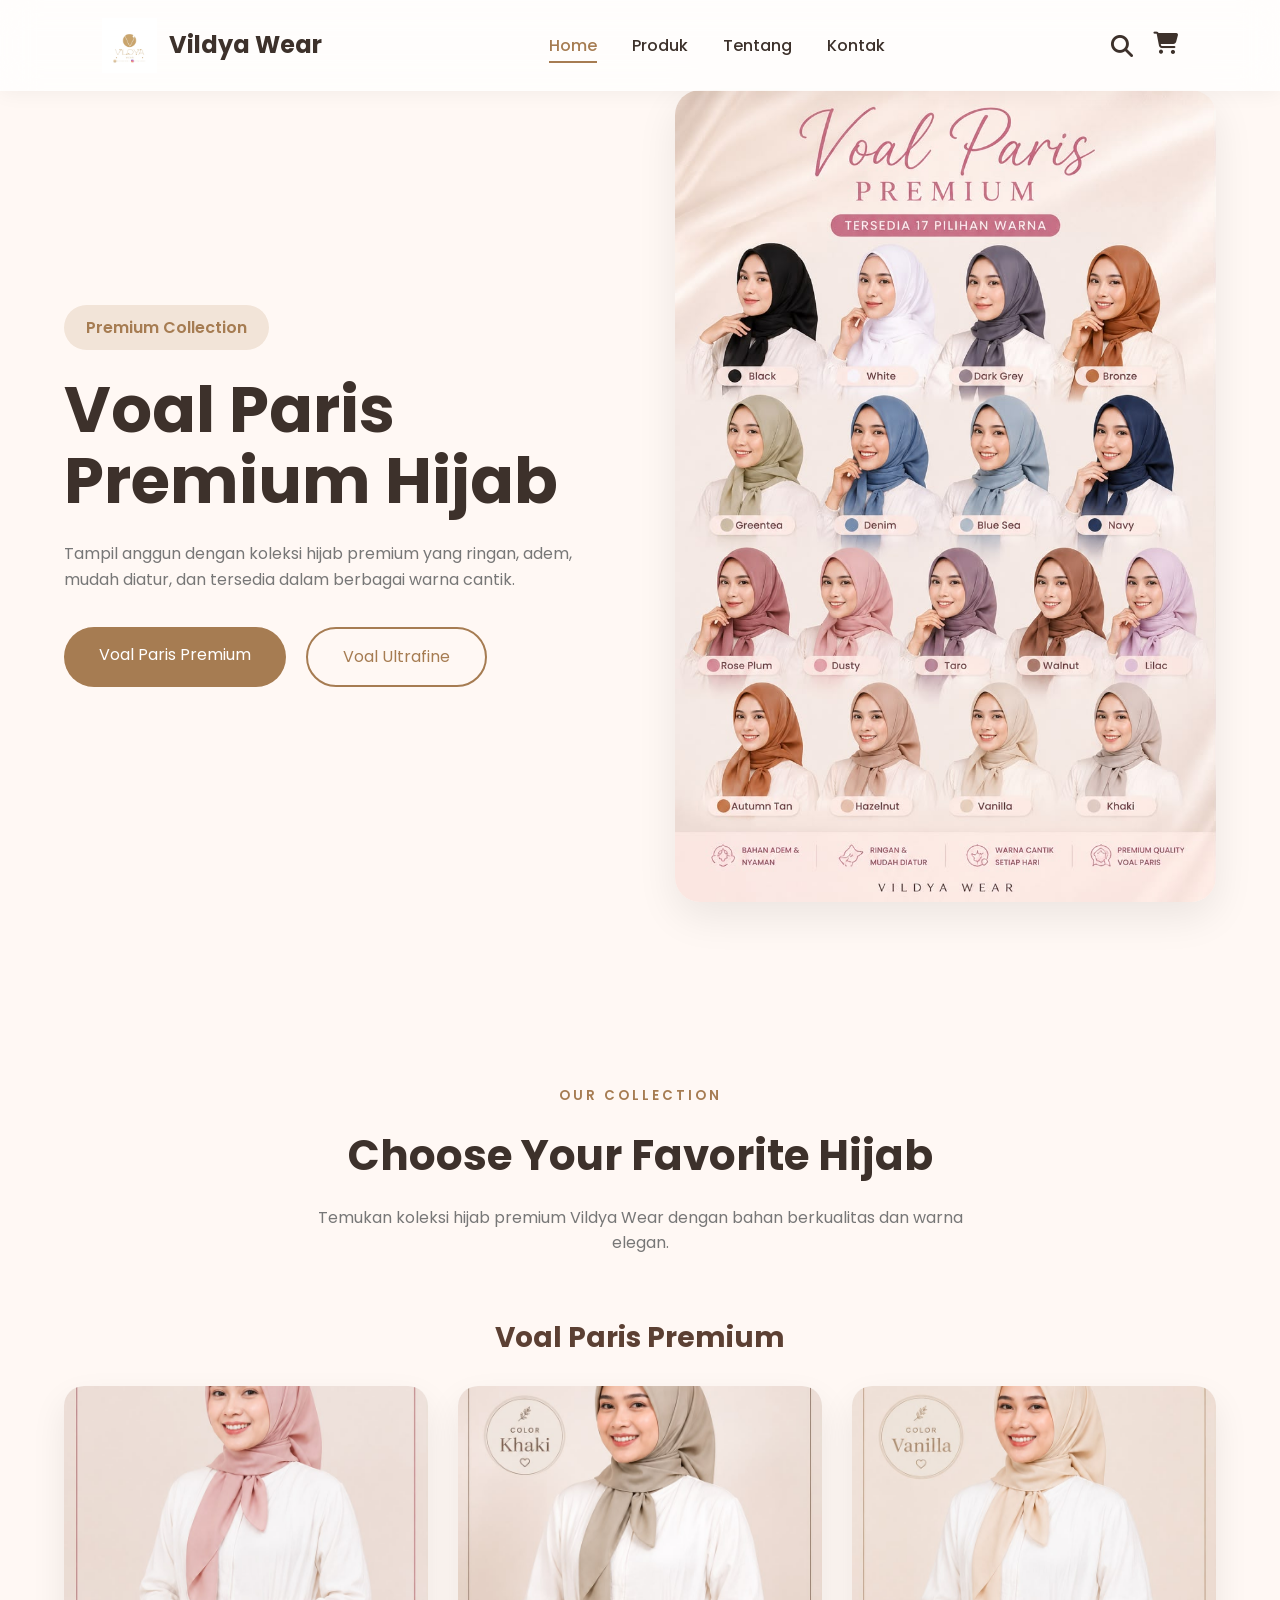
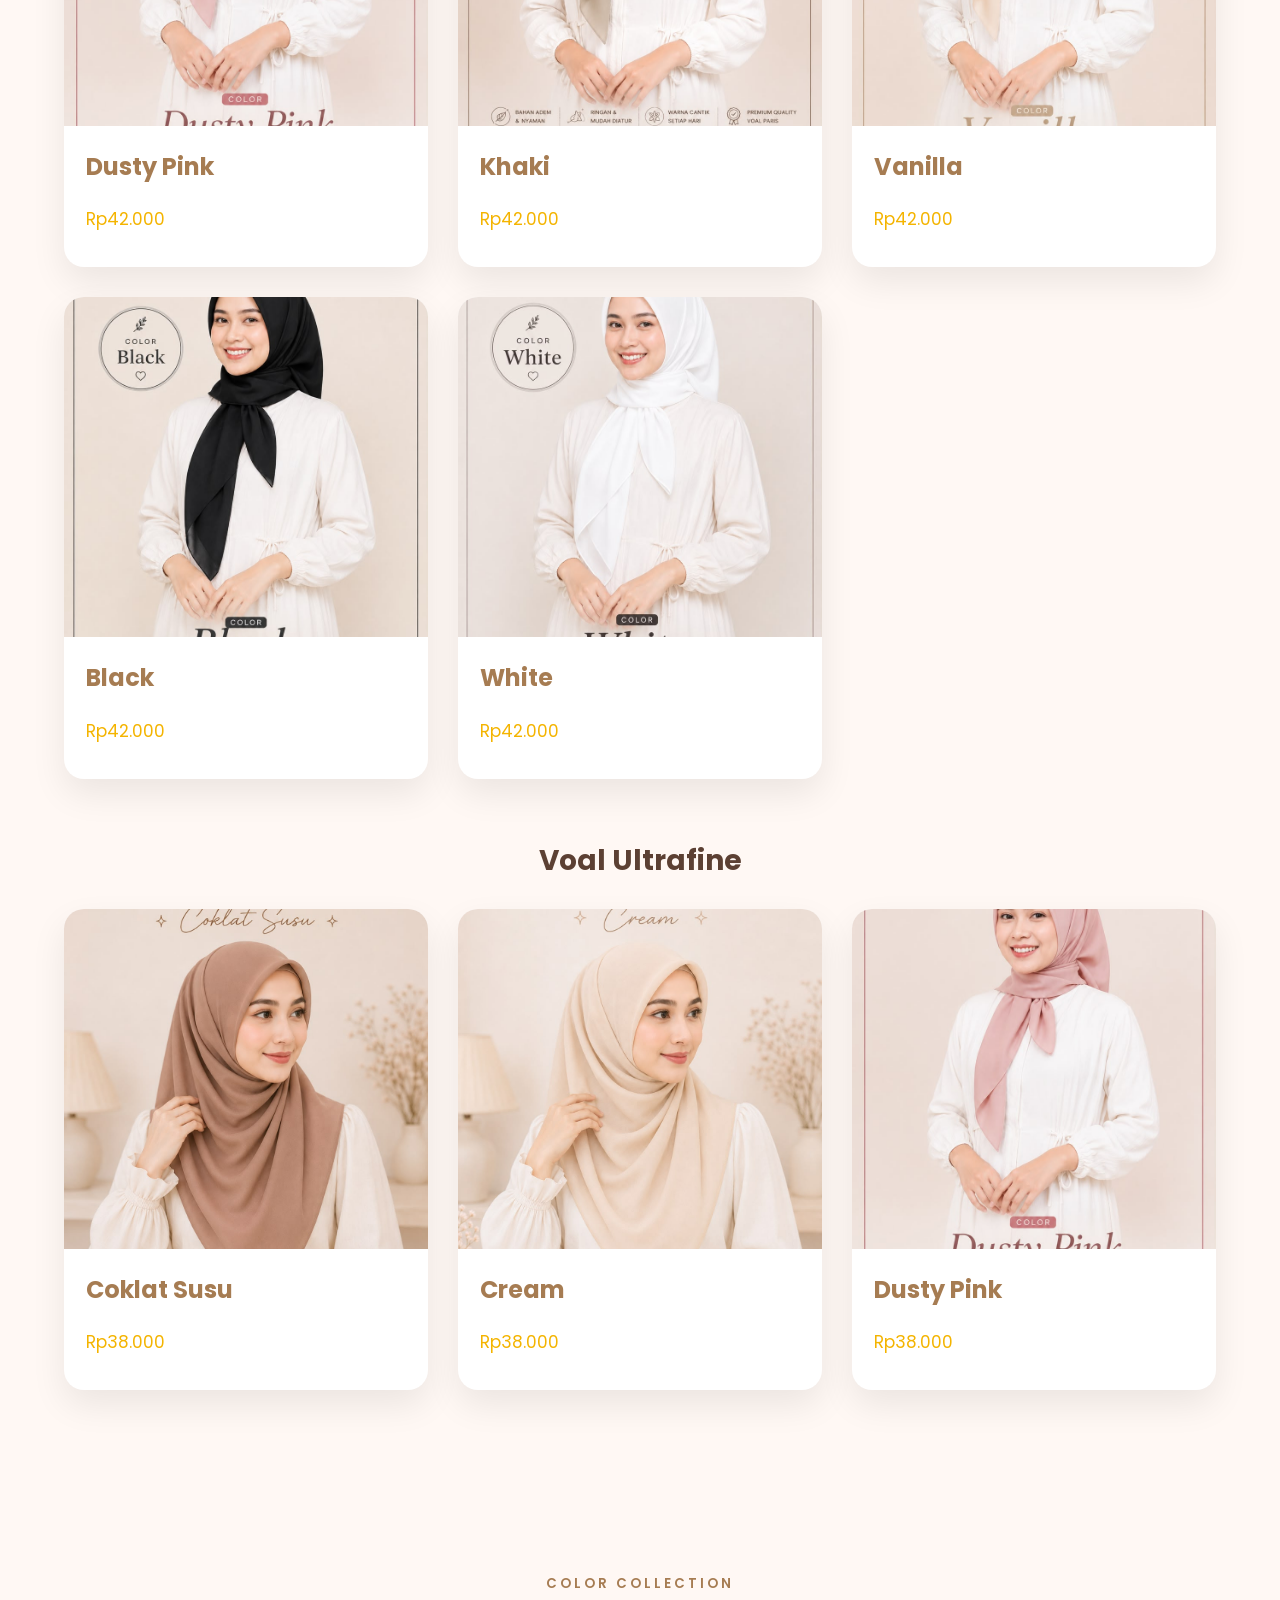
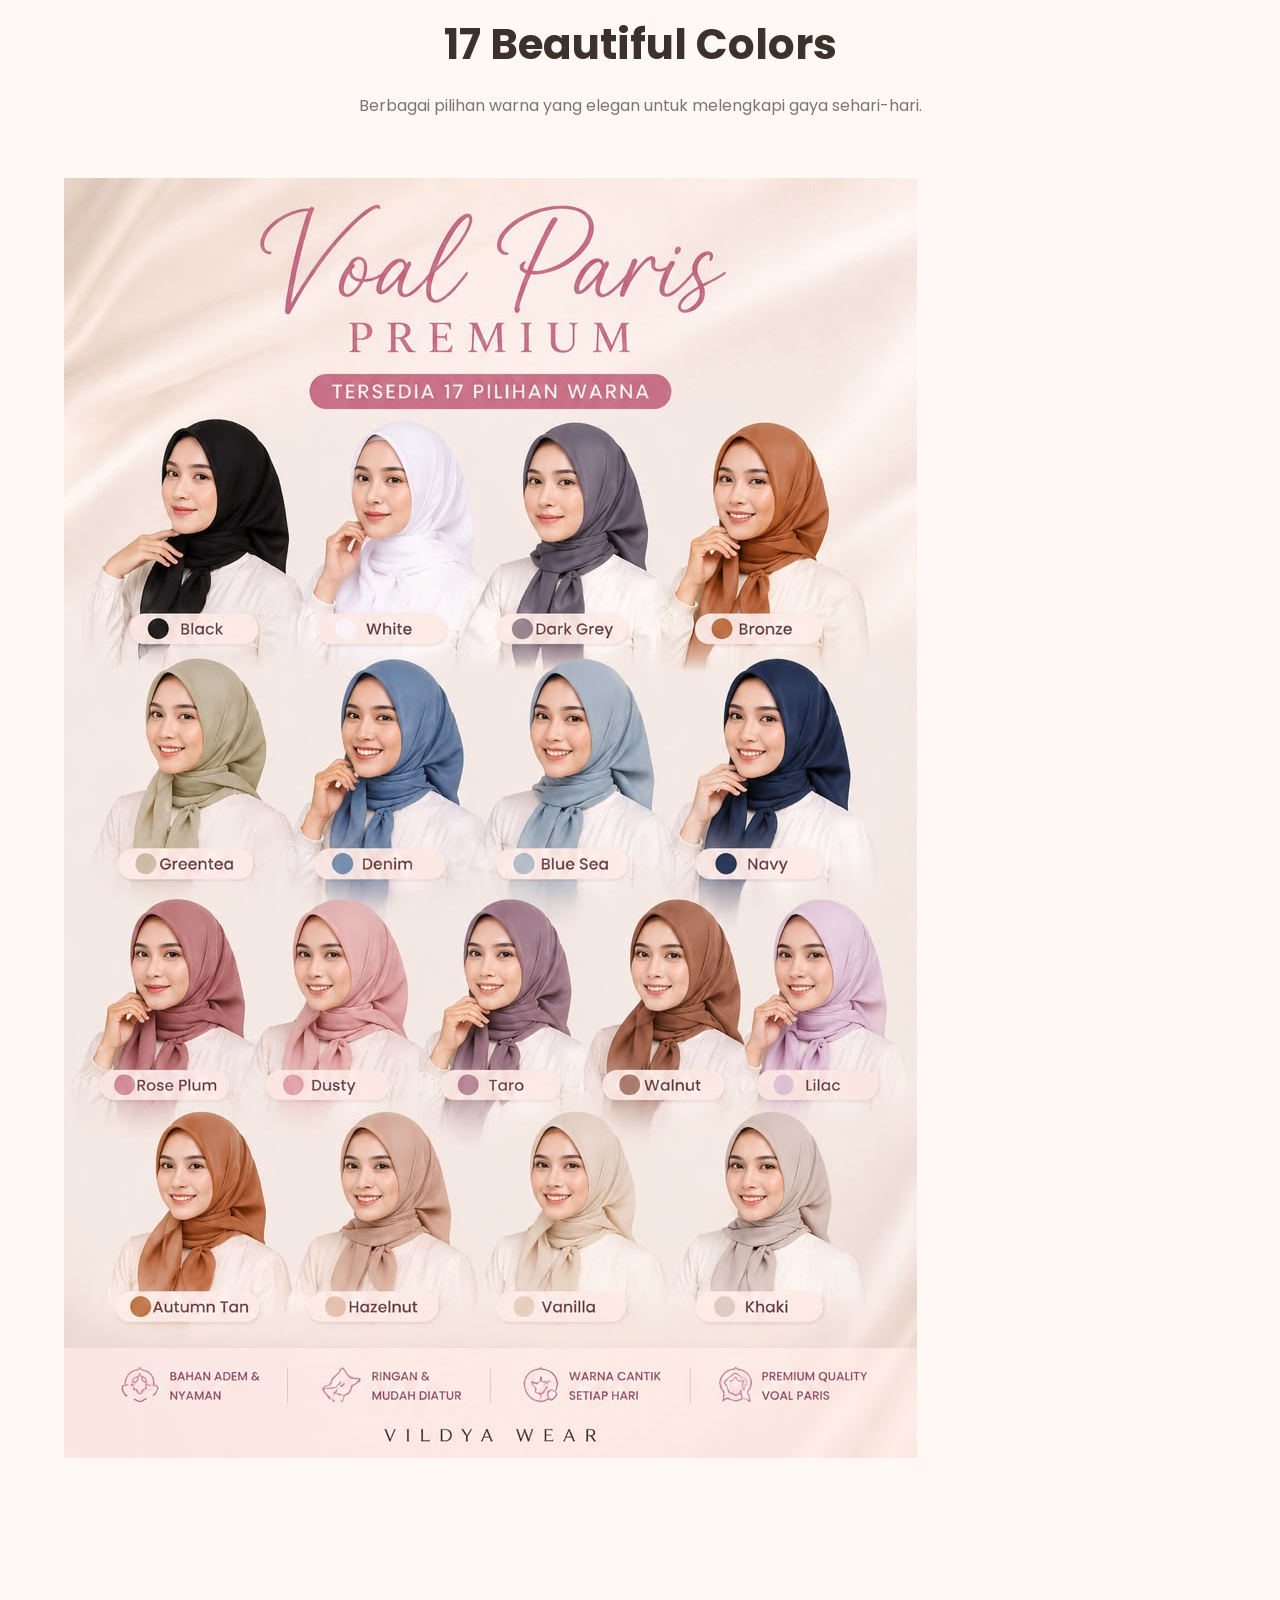
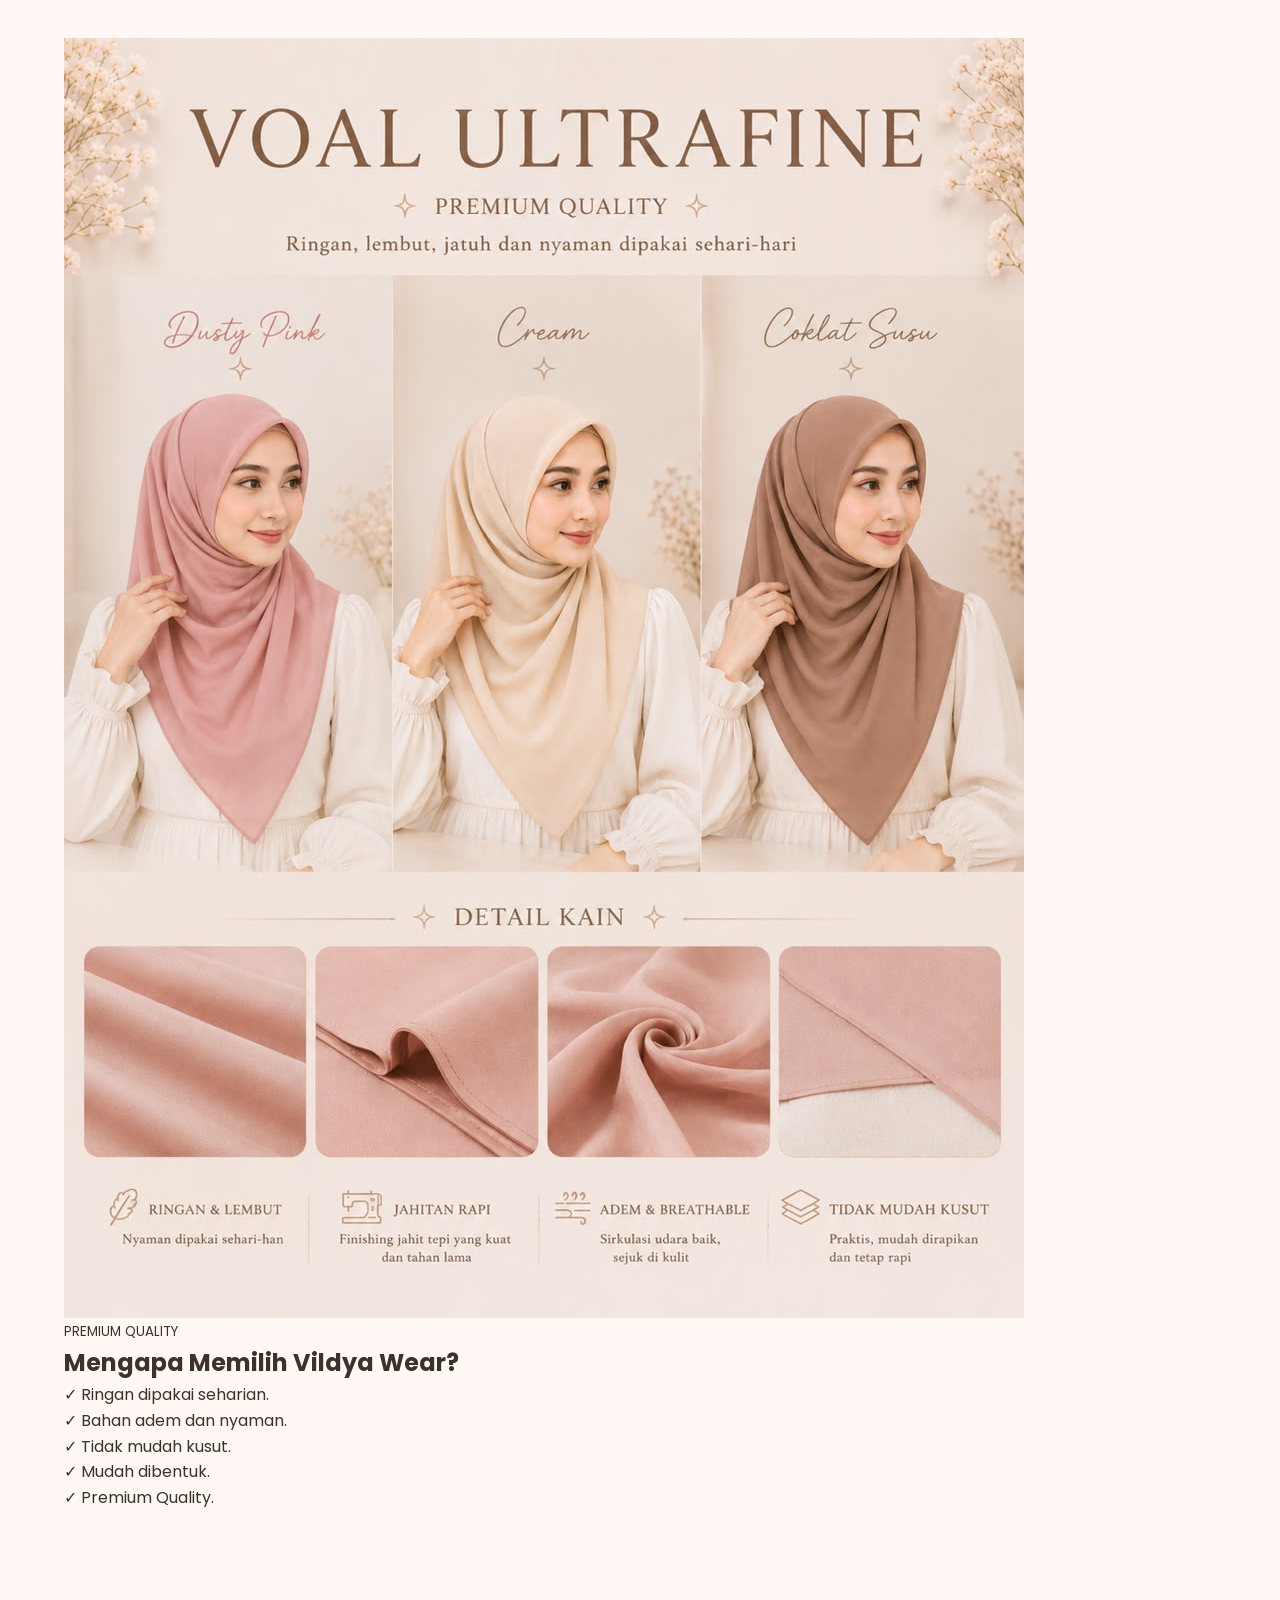
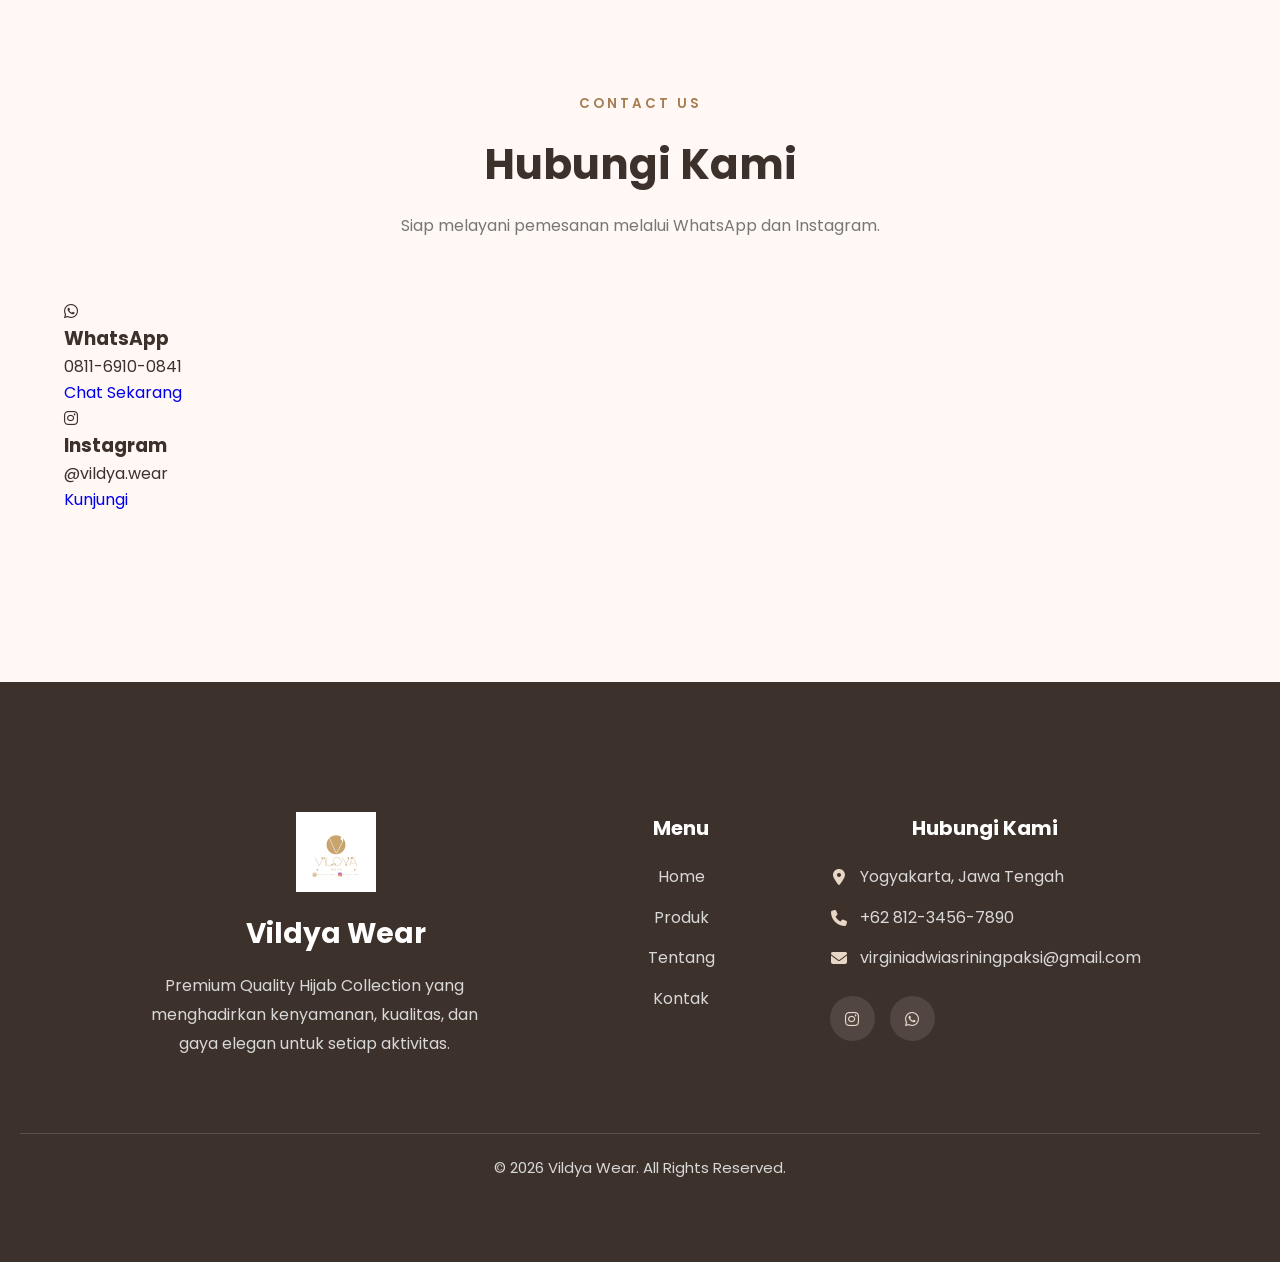
<file: index.html>
<!DOCTYPE html>
<html lang="id">

<head>

    <meta charset="UTF-8">
    <meta name="viewport" content="width=device-width, initial-scale=1.0">

    <title>Vildya Wear | Premium Hijab Collection</title>

    <!-- CSS -->
    <link rel="stylesheet" href="assets/css/style.css">
    <link rel="stylesheet" href="assets/css/navbar.css">
    <link rel="stylesheet" href="assets/css/products.css">
    <link rel="stylesheet" href="assets/css/footer.css">
    <link rel="stylesheet" href="assets/css/responsive.css">

    <!-- Google Font -->
    <link href="https://fonts.googleapis.com/css2?family=Poppins:wght@300;400;500;600;700&display=swap" rel="stylesheet">

    <!-- Font Awesome -->
    <link rel="stylesheet"
    href="https://cdnjs.cloudflare.com/ajax/libs/font-awesome/6.7.2/css/all.min.css">

</head>

<body>

<!-- ================= NAVBAR ================= -->

<nav class="navbar">

    <div class="logo">

        <a href="index.html">

            <img src="assets/images/logo.jpeg" alt="Logo">

        </a>

        <span>Vildya Wear</span>

    </div>

    <ul class="menu">

        <li><a href="index.html" class="active">Home</a></li>
        <li><a href="products.html">Produk</a></li>
        <li><a href="about.html">Tentang</a></li>
        <li><a href="#contact">Kontak</a></li>

    </ul>

    <div class="nav-icon">

        <i class="fa-solid fa-magnifying-glass"></i>

        <a href="cart.html">

            <i class="fa-solid fa-cart-shopping"></i>

        </a>

    </div>

</nav>

<!-- ================= HERO ================= -->

<section class="hero">

    <div class="hero-left">

        <span class="badge">

            Premium Collection

        </span>

        <h1>

            Voal Paris
            <br>
            Premium Hijab

        </h1>

        <p>

            Tampil anggun dengan koleksi hijab premium
            yang ringan, adem, mudah diatur,
            dan tersedia dalam berbagai warna cantik.

        </p>

        <div class="hero-button">

            <a href="#voal-premium" class="shop-btn">

                Voal Paris Premium

            </a>

            <a href="#voal-ultrafine" class="outline-btn">

                Voal Ultrafine

            </a>

        </div>

    </div>

    <div class="hero-right">

        <img src="assets/images/hero.jpeg" alt="Hero">

    </div>

</section>

<!-- ================= OUR COLLECTION ================= -->

<section class="collection">

    <div class="section-title">

        <small>OUR COLLECTION</small>

        <h2>Choose Your Favorite Hijab</h2>

        <p>

            Temukan koleksi hijab premium Vildya Wear
            dengan bahan berkualitas dan warna elegan.

        </p>

    </div>

    <!-- ================= VOAL PARIS PREMIUM ================= -->

    <div class="collection-category" id="voal-premium">

        <h3>Voal Paris Premium</h3>

        <div class="best-grid">
                        <!-- Dusty Pink -->
            <a href="product-detail.html?id=dustypink" class="product-card">

                <img src="assets/images/products/dusty-pink.jpeg" alt="Dusty Pink">

                <div class="product-info">

                    <h4>Dusty Pink</h4>

                    <p>Rp42.000</p>

                </div>

            </a>

            <!-- Khaki -->
            <a href="product-detail.html?id=khaki" class="product-card">

                <img src="assets/images/products/khaki.jpeg" alt="Khaki">

                <div class="product-info">

                    <h4>Khaki</h4>

                    <p>Rp42.000</p>

                </div>

            </a>

            <!-- Vanilla -->
            <a href="product-detail.html?id=vanilla" class="product-card">

                <img src="assets/images/products/vanilla.jpeg" alt="Vanilla">

                <div class="product-info">

                    <h4>Vanilla</h4>

                    <p>Rp42.000</p>

                </div>

            </a>

            <!-- Black -->
            <a href="product-detail.html?id=black" class="product-card">

                <img src="assets/images/products/black.jpeg" alt="Black">

                <div class="product-info">

                    <h4>Black</h4>

                    <p>Rp42.000</p>

                </div>

            </a>

            <!-- White -->
            <a href="product-detail.html?id=white" class="product-card">

                <img src="assets/images/products/white.jpeg" alt="White">

                <div class="product-info">

                    <h4>White</h4>

                    <p>Rp42.000</p>

                </div>

            </a>

        </div>

    </div>

    <!-- ================= VOAL ULTRAFINE ================= -->

    <div class="collection-category" id="voal-ultrafine">

        <h3>Voal Ultrafine</h3>

        <div class="best-grid">

            <!-- Coklat Susu -->
            <a href="product-detail.html?id=coklatsusu" class="product-card">

                <img src="assets/images/products/coklat-susu.jpeg" alt="Coklat Susu">

                <div class="product-info">

                    <h4>Coklat Susu</h4>

                    <p>Rp38.000</p>

                </div>

            </a>

            <!-- Cream -->
            <a href="product-detail.html?id=cream" class="product-card">

                <img src="assets/images/products/cream.jpeg" alt="Cream">

                <div class="product-info">

                    <h4>Cream</h4>

                    <p>Rp38.000</p>

                </div>

            </a>

            <!-- Dusty Pink -->
            <a href="product-detail.html?id=dustypink" class="product-card">

                <img src="assets/images/products/dusty-pink.jpeg" alt="Dusty Pink">

                <div class="product-info">

                    <h4>Dusty Pink</h4>

                    <p>Rp38.000</p>

                </div>

            </a>

        </div>

    </div>

</section>

<!-- ================= COLOR COLLECTION ================= -->

<section class="collection" id="collection">

    <div class="section-title">

        <small>COLOR COLLECTION</small>

        <h2>17 Beautiful Colors</h2>

        <p>

            Berbagai pilihan warna yang elegan untuk
            melengkapi gaya sehari-hari.

        </p>

    </div>

    <div class="collection-banner">

        <img src="assets/images/color-chart.jpeg" alt="Color Chart">

    </div>

</section>
<!-- ================= FABRIC ================= -->

<section class="fabric">

    <div class="fabric-image">

        <img src="assets/images/fabric-detail.jpeg" alt="Fabric Detail">

    </div>

    <div class="fabric-text">

        <small>PREMIUM QUALITY</small>

        <h2>Mengapa Memilih Vildya Wear?</h2>

        <ul>

            <li>✓ Ringan dipakai seharian.</li>

            <li>✓ Bahan adem dan nyaman.</li>

            <li>✓ Tidak mudah kusut.</li>

            <li>✓ Mudah dibentuk.</li>

            <li>✓ Premium Quality.</li>

        </ul>

    </div>

</section>

<!-- ================= CONTACT ================= -->

<section class="contact" id="contact">

    <div class="section-title">

        <small>CONTACT US</small>

        <h2>Hubungi Kami</h2>

        <p>

            Siap melayani pemesanan melalui WhatsApp dan Instagram.

        </p>

    </div>

    <div class="contact-container">

        <div class="contact-card">

            <i class="fa-brands fa-whatsapp"></i>

            <h3>WhatsApp</h3>

            <p>0811-6910-0841</p>

            <a href="https://wa.me/6281169100841" target="_blank">

                Chat Sekarang

            </a>

        </div>

        <div class="contact-card">

            <i class="fa-brands fa-instagram"></i>

            <h3>Instagram</h3>

            <p>@vildya.wear</p>

            <a href="https://instagram.com/vildya.wear" target="_blank">

                Kunjungi

            </a>

        </div>

    </div>

</section>

<!-- ================= FOOTER ================= -->

<footer>

    <div class="footer-content">

        <div class="footer-brand">

            <img src="assets/images/logo.jpeg" alt="Logo">

            <h2>Vildya Wear</h2>

            <p>

                Premium Quality Hijab Collection yang menghadirkan
                kenyamanan, kualitas, dan gaya elegan untuk setiap aktivitas.

            </p>

        </div>

        <div class="footer-links">

            <h3>Menu</h3>

            <ul>

                <li><a href="index.html">Home</a></li>

                <li><a href="products.html">Produk</a></li>

                <li><a href="about.html">Tentang</a></li>

                <li><a href="contact.html">Kontak</a></li>

            </ul>

        </div>

        <div class="footer-contact">

            <h3>Hubungi Kami</h3>

            <p>

                <i class="fa-solid fa-location-dot"></i>

                Yogyakarta, Jawa Tengah

            </p>

            <p>

                <i class="fa-solid fa-phone"></i>

                +62 812-3456-7890

            </p>

            <p>

                <i class="fa-solid fa-envelope"></i>

                virginiadwiasriningpaksi@gmail.com

            </p>

            <div class="footer-social">

                <a href="#"><i class="fa-brands fa-instagram"></i></a>

                <a href="#"><i class="fa-brands fa-whatsapp"></i></a>

            </div>

        </div>

    </div>

    <div class="copyright">

        <p>

            © 2026 Vildya Wear. All Rights Reserved.

        </p>

    </div>

</footer>

<script src="assets/js/app.js"></script>

</body>

</html>
</file>
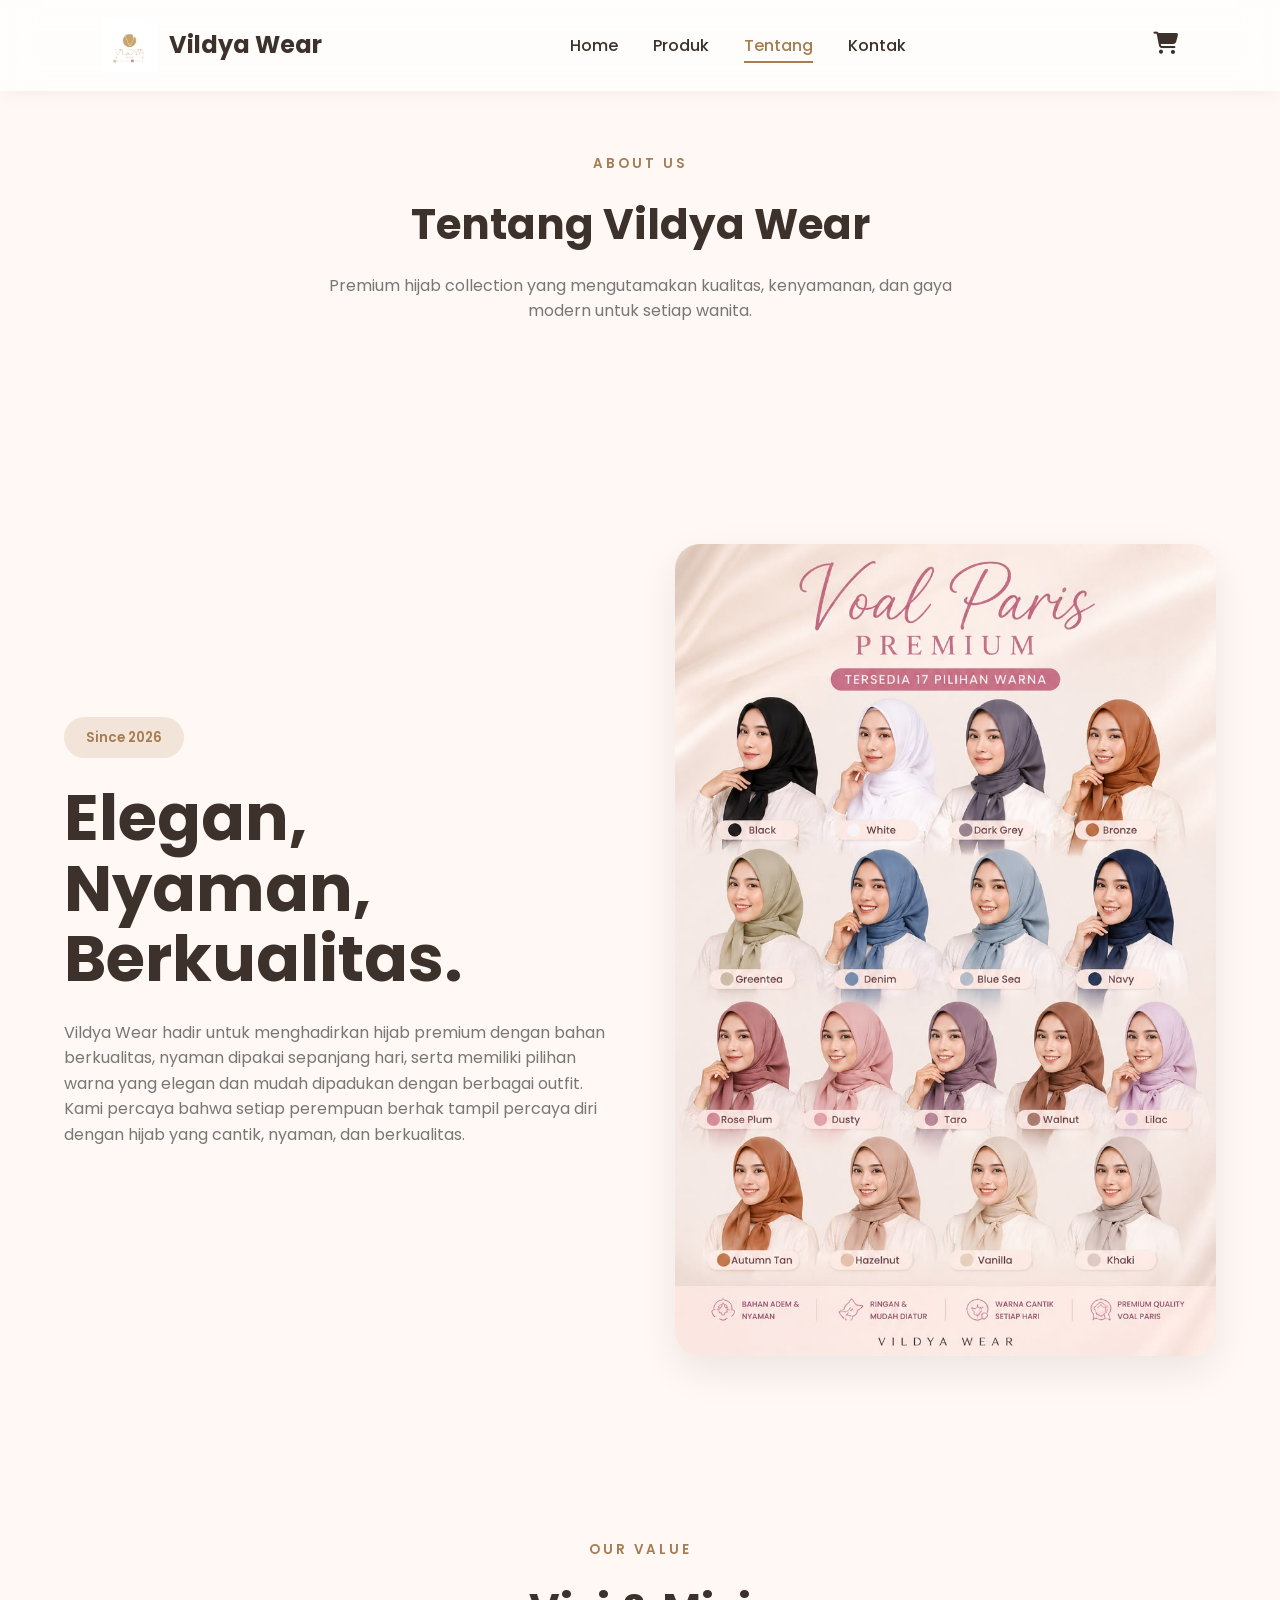
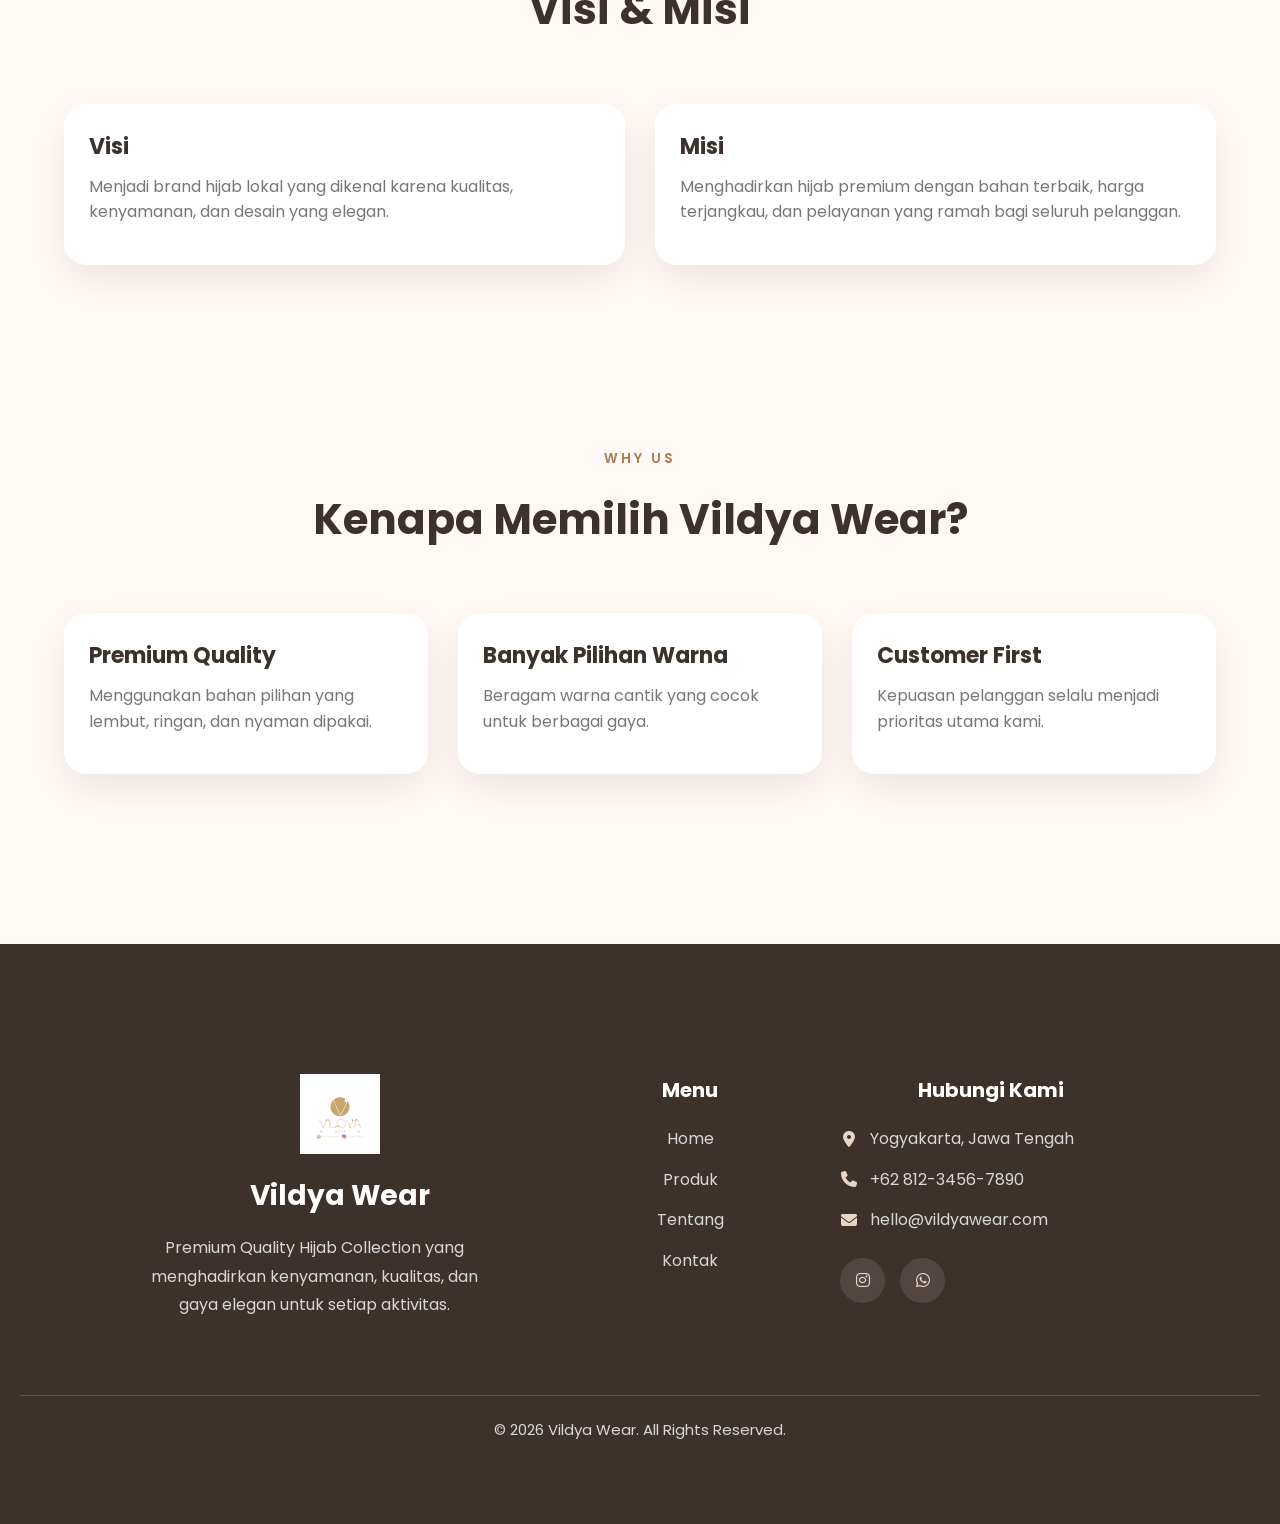
<file: about.html>
<!DOCTYPE html>
<html lang="id">

<head>

    <meta charset="UTF-8">
    <meta name="viewport" content="width=device-width, initial-scale=1.0">

    <title>Tentang Kami | Vildya Wear</title>

    <link rel="stylesheet" href="assets/css/style.css">
    <link rel="stylesheet" href="assets/css/navbar.css">
    <link rel="stylesheet" href="assets/css/footer.css">

    <link href="https://fonts.googleapis.com/css2?family=Poppins:wght@300;400;500;600;700&display=swap" rel="stylesheet">

    <link rel="stylesheet"
    href="https://cdnjs.cloudflare.com/ajax/libs/font-awesome/6.7.2/css/all.min.css">

</head>

<body>

<!-- ================= NAVBAR ================= -->

<nav class="navbar">

    <div class="logo">

        <img src="assets/images/logo.jpeg" alt="Logo">

        <span>Vildya Wear</span>

    </div>

    <ul class="menu">

        <li><a href="index.html">Home</a></li>
        <li><a href="products.html">Produk</a></li>
        <li><a href="about.html" class="active">Tentang</a></li>
        <li><a href="contact.html">Kontak</a></li>

    </ul>

    <div class="nav-icon">

        <a href="cart.html">
            <i class="fa-solid fa-cart-shopping"></i>
        </a>

    </div>

</nav>

<!-- ================= HERO ================= -->

<section class="page-header">

    <div class="section-title">

        <small>ABOUT US</small>

        <h2>Tentang Vildya Wear</h2>

        <p>
            Premium hijab collection yang mengutamakan kualitas,
            kenyamanan, dan gaya modern untuk setiap wanita.
        </p>

    </div>

</section>

<!-- ================= ABOUT ================= -->

<section class="about-section">

    <div class="hero">

        <div class="hero-left">

            <small class="badge">

                Since 2026

            </small>

            <h1>

                Elegan,
                Nyaman,
                Berkualitas.

            </h1>

            <p>

                Vildya Wear hadir untuk menghadirkan hijab premium
                dengan bahan berkualitas, nyaman dipakai sepanjang hari,
                serta memiliki pilihan warna yang elegan dan mudah dipadukan
                dengan berbagai outfit.

                Kami percaya bahwa setiap perempuan berhak tampil percaya diri
                dengan hijab yang cantik, nyaman, dan berkualitas.

            </p>

        </div>

        <div class="hero-right">

            <img src="assets/images/hero.jpeg"
            alt="Vildya Wear">

        </div>

    </div>

</section>

<!-- ================= VISI MISI ================= -->

<section>

    <div class="section-title">

        <small>OUR VALUE</small>

        <h2>Visi & Misi</h2>

    </div>

    <div class="best-grid">

        <div class="product-card">

            <div class="product-info">

                <h3>

                    Visi

                </h3>

                <p>

                    Menjadi brand hijab lokal yang dikenal karena kualitas,
                    kenyamanan, dan desain yang elegan.

                </p>

            </div>

        </div>

        <div class="product-card">

            <div class="product-info">

                <h3>

                    Misi

                </h3>

                <p>

                    Menghadirkan hijab premium dengan bahan terbaik,
                    harga terjangkau, dan pelayanan yang ramah bagi
                    seluruh pelanggan.

                </p>

            </div>

        </div>

    </div>

</section>

<!-- ================= WHY CHOOSE US ================= -->

<section>

    <div class="section-title">

        <small>WHY US</small>

        <h2>Kenapa Memilih Vildya Wear?</h2>

    </div>

    <div class="best-grid">

        <div class="product-card">

            <div class="product-info">

                <h3>Premium Quality</h3>

                <p>
                    Menggunakan bahan pilihan yang lembut, ringan, dan nyaman dipakai.
                </p>

            </div>

        </div>

        <div class="product-card">

            <div class="product-info">

                <h3>Banyak Pilihan Warna</h3>

                <p>
                    Beragam warna cantik yang cocok untuk berbagai gaya.
                </p>

            </div>

        </div>

        <div class="product-card">

            <div class="product-info">

                <h3>Customer First</h3>

                <p>
                    Kepuasan pelanggan selalu menjadi prioritas utama kami.
                </p>

            </div>

        </div>

    </div>

</section>

<!-- ================= FOOTER ================= -->

<footer>

    <div class="footer-content">

        <div class="footer-brand">

            <img src="assets/images/logo.jpeg" alt="Vildya Wear Logo">

            <h2>Vildya Wear</h2>

            <p>
                Premium Quality Hijab Collection yang menghadirkan
                kenyamanan, kualitas, dan gaya elegan untuk setiap
                aktivitas.
            </p>

        </div>

        <div class="footer-links">

            <h3>Menu</h3>

            <ul>

                <li><a href="index.html">Home</a></li>

                <li><a href="products.html">Produk</a></li>

                <li><a href="about.html">Tentang</a></li>

                <li><a href="contact.html">Kontak</a></li>

            </ul>

        </div>

        <div class="footer-contact">

            <h3>Hubungi Kami</h3>

            <p>

                <i class="fa-solid fa-location-dot"></i>

                Yogyakarta, Jawa Tengah

            </p>

            <p>

                <i class="fa-solid fa-phone"></i>

                +62 812-3456-7890

            </p>

            <p>

                <i class="fa-solid fa-envelope"></i>

                hello@vildyawear.com

            </p>

            <div class="footer-social">

                <a href="#">

                    <i class="fa-brands fa-instagram"></i>

                </a>

                <a href="#">

                    <i class="fa-brands fa-whatsapp"></i>

                </a>

            </div>

        </div>

    </div>

    <div class="copyright">

        <p>

            © 2026 Vildya Wear. All Rights Reserved.

        </p>

    </div>

</footer>

<script src="assets/js/app.js"></script>

</body>

</html>
</file>
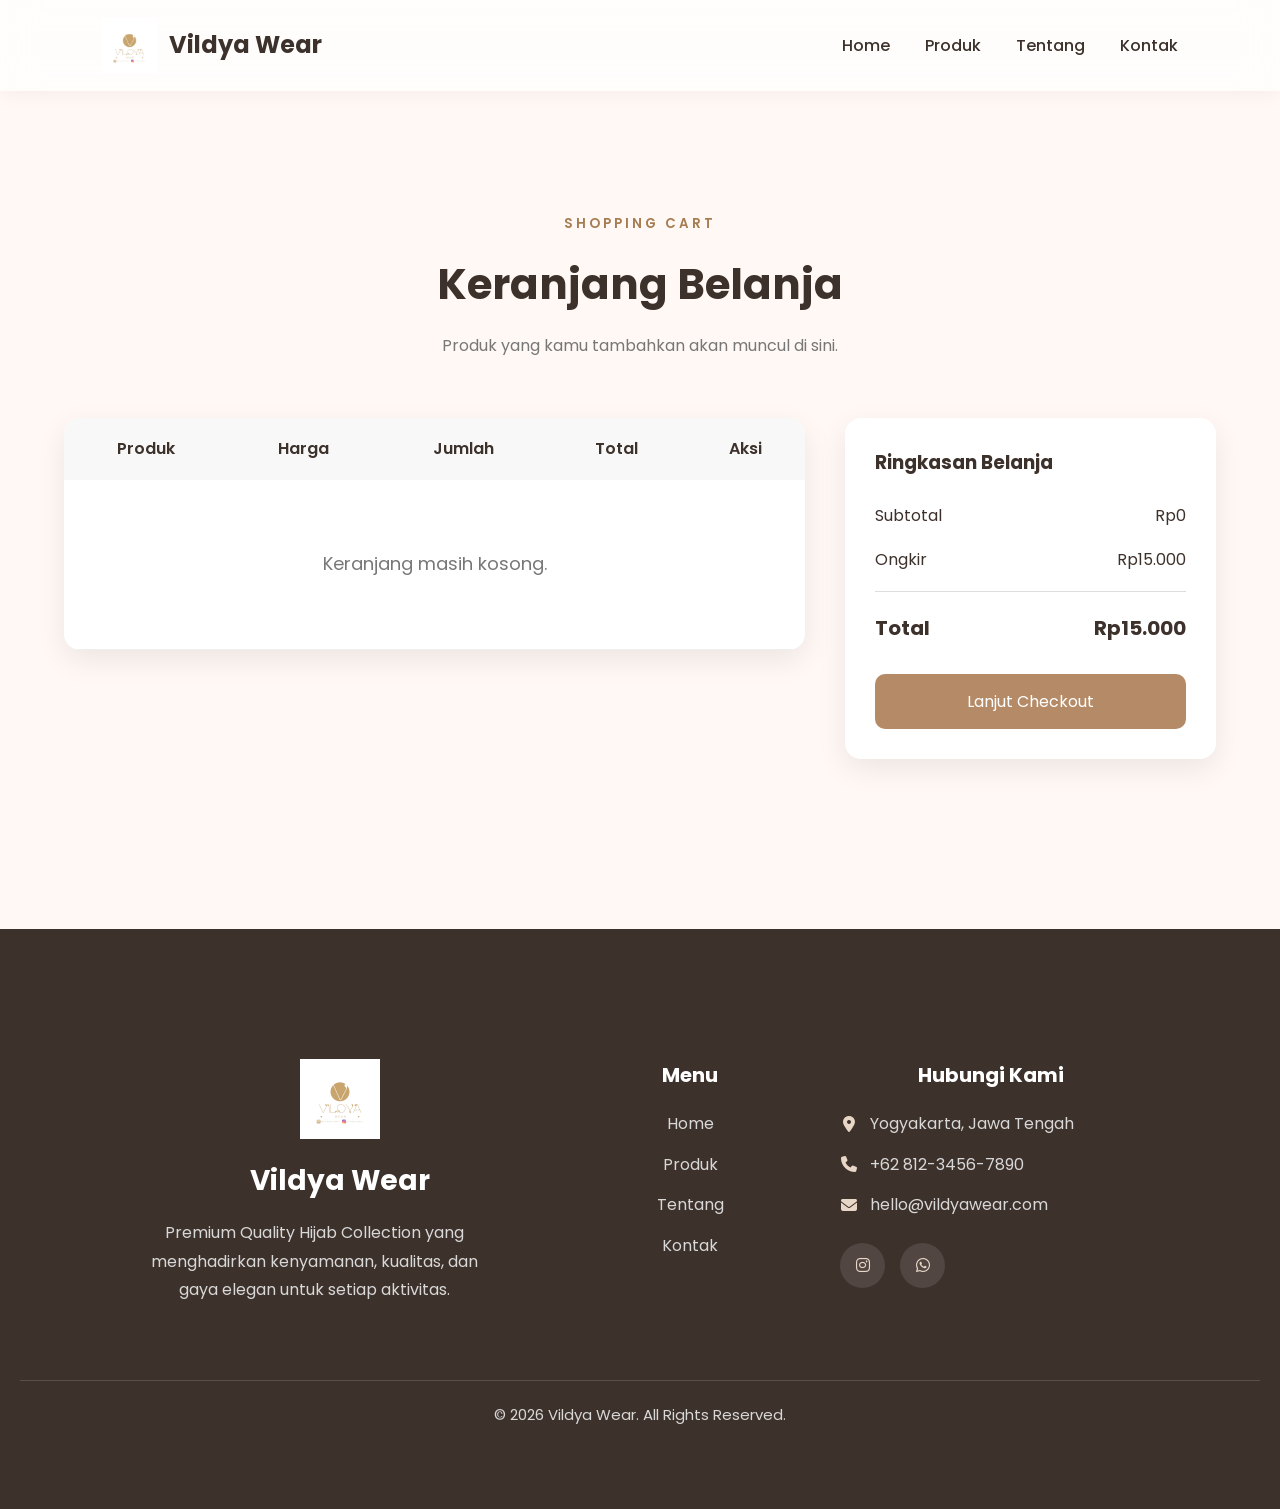
<file: cart.html>
<!DOCTYPE html>
<html lang="id">

<head>

    <meta charset="UTF-8">
    <meta name="viewport" content="width=device-width, initial-scale=1.0">

    <title>Keranjang | Vildya Wear</title>

    <!-- CSS -->
    <link rel="stylesheet" href="assets/css/style.css">
    <link rel="stylesheet" href="assets/css/navbar.css">
    <link rel="stylesheet" href="assets/css/cart.css">
    <link rel="stylesheet" href="assets/css/footer.css">
    <link rel="stylesheet" href="assets/css/responsive.css">

    <!-- Google Font -->
    <link href="https://fonts.googleapis.com/css2?family=Poppins:wght@300;400;500;600;700&display=swap" rel="stylesheet">

    <!-- Font Awesome -->
    <link rel="stylesheet"
        href="https://cdnjs.cloudflare.com/ajax/libs/font-awesome/6.7.2/css/all.min.css">

</head>

<body>

<!-- ================= NAVBAR ================= -->

<nav class="navbar">

    <div class="logo">

        <a href="index.html">

            <img src="assets/images/logo.jpeg" alt="Logo">

        </a>

        <span>Vildya Wear</span>

    </div>

    <ul class="menu">

        <li><a href="index.html">Home</a></li>
        <li><a href="products.html">Produk</a></li>
        <li><a href="about.html">Tentang</a></li>
        <li><a href="contact.html">Kontak</a></li>

    </ul>

</nav>

<!-- ================= CART ================= -->

<section class="cart-page">

    <div class="section-title">

        <small>SHOPPING CART</small>

        <h2>Keranjang Belanja</h2>

        <p>
            Produk yang kamu tambahkan akan muncul di sini.
        </p>

    </div>

    <div class="cart-container">

        <table class="cart-table">

            <thead>

                <tr>

                    <th>Produk</th>
                    <th>Harga</th>
                    <th>Jumlah</th>
                    <th>Total</th>
                    <th>Aksi</th>

                </tr>

            </thead>

            <tbody id="cart-items">

                <!-- Diisi otomatis oleh cart.js -->

            </tbody>

        </table>
        <!-- ================= RINGKASAN BELANJA ================= -->

<div class="cart-summary">

    <div class="summary-box">

        <h3>Ringkasan Belanja</h3>

        <div class="summary-row">

            <span>Subtotal</span>

            <span id="subtotal">Rp0</span>

        </div>

        <div class="summary-row">

            <span>Ongkir</span>

            <span id="shipping">Rp15.000</span>

        </div>

        <div class="summary-row grand-total">

            <span>Total</span>

            <span id="total">Rp15.000</span>

        </div>

        <a href="checkout.html" class="checkout-btn">

            Lanjut Checkout

        </a>

    </div>

</div>

</div>

</section>

<!-- ================= FOOTER ================= -->

<footer>

    <div class="footer-content">

        <div class="footer-brand">

            <img src="assets/images/logo.jpeg" alt="Logo">

            <h2>Vildya Wear</h2>

            <p>

                Premium Quality Hijab Collection yang menghadirkan
                kenyamanan, kualitas, dan gaya elegan untuk setiap aktivitas.

            </p>

        </div>

        <div class="footer-links">

            <h3>Menu</h3>

            <ul>

                <li><a href="index.html">Home</a></li>
                <li><a href="products.html">Produk</a></li>
                <li><a href="about.html">Tentang</a></li>
                <li><a href="contact.html">Kontak</a></li>

            </ul>

        </div>

        <div class="footer-contact">

            <h3>Hubungi Kami</h3>

            <p>

                <i class="fa-solid fa-location-dot"></i>

                Yogyakarta, Jawa Tengah

            </p>

            <p>

                <i class="fa-solid fa-phone"></i>

                +62 812-3456-7890

            </p>

            <p>

                <i class="fa-solid fa-envelope"></i>

                hello@vildyawear.com

            </p>

            <div class="footer-social">

                <a href="#"><i class="fa-brands fa-instagram"></i></a>

                <a href="#"><i class="fa-brands fa-whatsapp"></i></a>

            </div>

        </div>

    </div>

    <div class="copyright">

        <p>

            © 2026 Vildya Wear. All Rights Reserved.

        </p>

    </div>

</footer>

<script src="assets/js/app.js"></script>
<script src="assets/js/cart.js"></script>

</body>
</html>
</file>
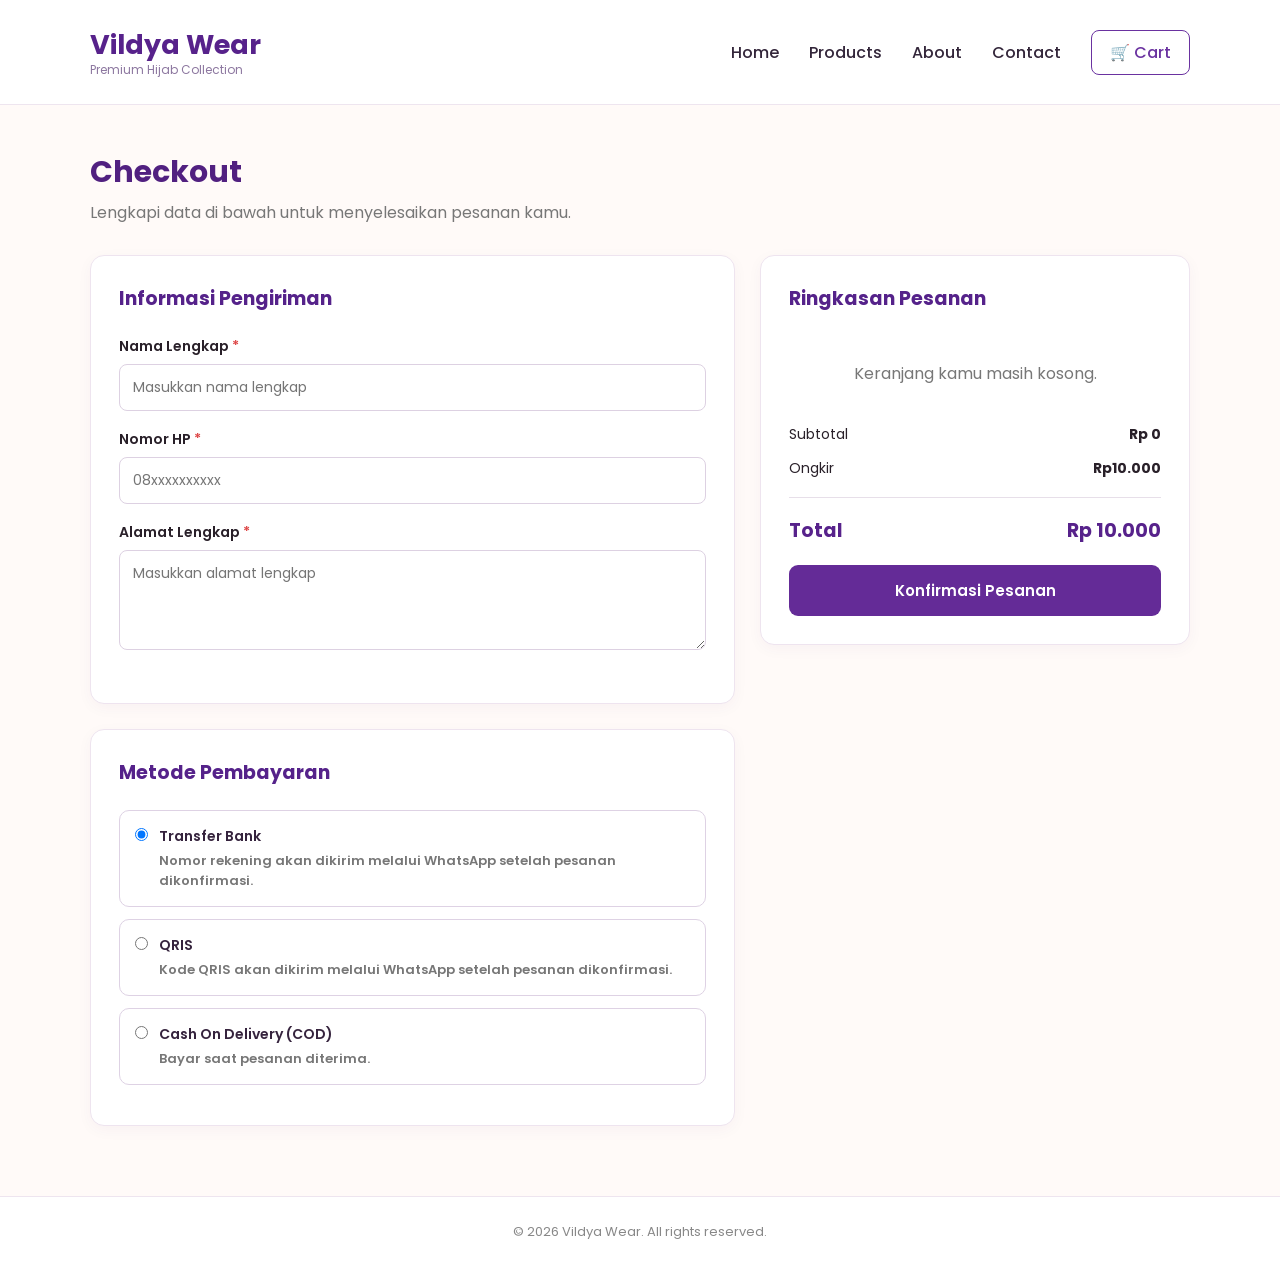
<file: checkout.html>
<!DOCTYPE html>
<html lang="id">
<head>
    <meta charset="UTF-8">
    <meta name="viewport" content="width=device-width, initial-scale=1.0">
    <title>Checkout | Vildya Wear</title>

    <link rel="preconnect" href="https://fonts.googleapis.com">
    <link rel="preconnect" href="https://fonts.gstatic.com" crossorigin>
    <link href="https://fonts.googleapis.com/css2?family=Poppins:wght@400;500;600;700&display=swap" rel="stylesheet">

    <style>
        * {
            margin: 0;
            padding: 0;
            box-sizing: border-box;
        }

        body {
            font-family: 'Poppins', sans-serif;
            background: #fffaf8;
            color: #292029;
        }

        header {
            background: white;
            border-bottom: 1px solid #eee5ef;
            padding: 25px 7%;
            display: flex;
            align-items: center;
            justify-content: space-between;
        }

        .logo {
            color: #57228b;
            font-size: 27px;
            font-weight: 700;
        }

        .logo span {
            display: block;
            color: #8d78a0;
            font-size: 12px;
            font-weight: 400;
            margin-top: -4px;
        }

        nav {
            display: flex;
            gap: 30px;
            align-items: center;
        }

        nav a {
            text-decoration: none;
            color: #33263a;
            font-weight: 500;
        }

        nav a:hover {
            color: #65269b;
        }

        .cart-btn {
            border: 1px solid #6a32a0;
            color: #6a32a0;
            padding: 9px 18px;
            border-radius: 8px;
        }

        .container {
            width: 86%;
            max-width: 1150px;
            margin: 45px auto 70px;
        }

        .page-title {
            margin-bottom: 30px;
        }

        .page-title h1 {
            color: #512080;
            font-size: 30px;
            margin-bottom: 5px;
        }

        .page-title p {
            color: #777;
        }

        .checkout-grid {
            display: grid;
            grid-template-columns: 1.5fr 1fr;
            gap: 25px;
        }

        .card {
            background: white;
            border: 1px solid #eee4ef;
            border-radius: 14px;
            padding: 28px;
            box-shadow: 0 4px 15px rgba(75, 35, 90, 0.04);
        }

        .card h2 {
            font-size: 19px;
            color: #55228a;
            margin-bottom: 23px;
        }

        .form-group {
            margin-bottom: 18px;
        }

        label {
            display: block;
            margin-bottom: 7px;
            font-size: 14px;
            font-weight: 600;
        }

        input,
        textarea {
            width: 100%;
            border: 1px solid #ddd1e2;
            border-radius: 8px;
            padding: 12px 13px;
            font-family: inherit;
            font-size: 14px;
            outline: none;
            transition: .2s;
        }

        input:focus,
        textarea:focus {
            border-color: #7436a4;
            box-shadow: 0 0 0 3px rgba(116, 54, 164, .08);
        }

        textarea {
            min-height: 100px;
            resize: vertical;
        }

        .payment-option {
            border: 1px solid #ded2e4;
            border-radius: 10px;
            padding: 15px;
            margin-bottom: 12px;
            cursor: pointer;
            transition: .2s;
        }

        .payment-option:hover {
            border-color: #7a3ba8;
        }

        .payment-option input {
            width: auto;
            margin-right: 8px;
        }

        .payment-title {
            font-weight: 600;
            color: #35233d;
        }

        .payment-description {
            font-size: 13px;
            color: #777;
            margin-left: 24px;
            margin-top: 4px;
        }

        .order-item {
            display: flex;
            gap: 14px;
            padding-bottom: 18px;
            margin-bottom: 18px;
            border-bottom: 1px solid #eee7ef;
        }

        .order-item img {
            width: 75px;
            height: 75px;
            object-fit: cover;
            border-radius: 9px;
            background: #f5eef7;
        }

        .item-info {
            flex: 1;
        }

        .item-info h3 {
            font-size: 15px;
            margin-bottom: 5px;
        }

        .item-info p {
            font-size: 13px;
            color: #777;
            margin-bottom: 3px;
        }

        .item-price {
            font-weight: 600;
            font-size: 14px;
        }

        .summary-row {
            display: flex;
            justify-content: space-between;
            margin: 13px 0;
            font-size: 14px;
        }

        .total {
            border-top: 1px solid #e7dfe9;
            margin-top: 18px;
            padding-top: 18px;
            display: flex;
            justify-content: space-between;
            font-size: 19px;
            font-weight: 700;
            color: #57228b;
        }

        .submit-btn {
            width: 100%;
            border: none;
            background: #642b97;
            color: white;
            padding: 14px;
            border-radius: 9px;
            font-family: inherit;
            font-size: 15px;
            font-weight: 600;
            cursor: pointer;
            margin-top: 20px;
            transition: .2s;
        }

        .submit-btn:hover {
            background: #4f1e7c;
            transform: translateY(-1px);
        }

        .empty-cart {
            text-align: center;
            color: #777;
            padding: 25px 0;
        }

        .required {
            color: #d44;
        }

        footer {
            text-align: center;
            padding: 25px;
            background: white;
            border-top: 1px solid #eee5ef;
            color: #888;
            font-size: 13px;
        }

        @media (max-width: 800px) {
            header {
                padding: 20px;
                flex-direction: column;
                gap: 18px;
            }

            nav {
                gap: 15px;
                flex-wrap: wrap;
                justify-content: center;
            }

            .container {
                width: 92%;
                margin-top: 30px;
            }

            .checkout-grid {
                grid-template-columns: 1fr;
            }
        }
    </style>
</head>

<body>

<header>
    <div class="logo">
        Vildya Wear
        <span>Premium Hijab Collection</span>
    </div>

    <nav>
        <a href="index.html">Home</a>
        <a href="products.html">Products</a>
        <a href="about.html">About</a>
        <a href="contact.html">Contact</a>
        <a href="cart.html" class="cart-btn">🛒 Cart</a>
    </nav>
</header>

<main class="container">

    <div class="page-title">
        <h1>Checkout</h1>
        <p>Lengkapi data di bawah untuk menyelesaikan pesanan kamu.</p>
    </div>

    <form id="checkoutForm">

        <div class="checkout-grid">

            <!-- DATA PEMBELI -->
            <div>

                <div class="card">
                    <h2>Informasi Pengiriman</h2>

                    <div class="form-group">
                        <label>
                            Nama Lengkap <span class="required">*</span>
                        </label>
                        <input
                            type="text"
                            id="name"
                            placeholder="Masukkan nama lengkap"
                            required
                        >
                    </div>

                    <div class="form-group">
                        <label>
                            Nomor HP <span class="required">*</span>
                        </label>
                        <input
                            type="tel"
                            id="phone"
                            placeholder="08xxxxxxxxxx"
                            required
                        >
                    </div>

                    <div class="form-group">
                        <label>
                            Alamat Lengkap <span class="required">*</span>
                        </label>
                        <textarea
                            id="address"
                            placeholder="Masukkan alamat lengkap"
                            required
                        ></textarea>
                    </div>
                </div>

                <div class="card" style="margin-top: 25px;">
                    <h2>Metode Pembayaran</h2>

                    <label class="payment-option">
                        <input
                            type="radio"
                            name="payment"
                            value="Transfer Bank"
                            checked
                        >
                        <span class="payment-title">Transfer Bank</span>
                        <div class="payment-description">
                            Nomor rekening akan dikirim melalui WhatsApp
                            setelah pesanan dikonfirmasi.
                        </div>
                    </label>

                    <label class="payment-option">
                        <input
                            type="radio"
                            name="payment"
                            value="QRIS"
                        >
                        <span class="payment-title">QRIS</span>
                        <div class="payment-description">
                            Kode QRIS akan dikirim melalui WhatsApp
                            setelah pesanan dikonfirmasi.
                        </div>
                    </label>

                    <label class="payment-option">
                        <input
                            type="radio"
                            name="payment"
                            value="Cash On Delivery (COD)"
                        >
                        <span class="payment-title">Cash On Delivery (COD)</span>
                        <div class="payment-description">
                            Bayar saat pesanan diterima.
                        </div>
                    </label>
                </div>

            </div>


            <!-- RINGKASAN -->
            <div>

                <div class="card">
                    <h2>Ringkasan Pesanan</h2>

                    <div id="orderItems">
                        <!-- Produk dimasukkan lewat JavaScript -->
                    </div>

                    <div class="summary-row">
                        <span>Subtotal</span>
                        <strong id="subtotal">Rp0</strong>
                    </div>

                    <div class="summary-row">
                        <span>Ongkir</span>
                        <strong id="shipping">Rp10.000</strong>
                    </div>

                    <div class="total">
                        <span>Total</span>
                        <span id="total">Rp10.000</span>
                    </div>

                    <button
                        type="submit"
                        class="submit-btn"
                    >
                        Konfirmasi Pesanan
                    </button>

                </div>

            </div>

        </div>

    </form>

</main>

<footer>
    © 2026 Vildya Wear. All rights reserved.
</footer>


<script>
    /*
    ==========================================
    MENGAMBIL DATA CART
    ==========================================
    */

    let cart = JSON.parse(localStorage.getItem("cart")) || [];

    const orderItems = document.getElementById("orderItems");
    const subtotalElement = document.getElementById("subtotal");
    const totalElement = document.getElementById("total");

    const shipping = 10000;


    function formatRupiah(number) {
        return new Intl.NumberFormat("id-ID", {
            style: "currency",
            currency: "IDR",
            minimumFractionDigits: 0
        }).format(number);
    }


    function displayCart() {

        if (cart.length === 0) {

            orderItems.innerHTML = `
                <div class="empty-cart">
                    Keranjang kamu masih kosong.
                </div>
            `;

            subtotalElement.textContent = formatRupiah(0);
            totalElement.textContent = formatRupiah(shipping);

            return;
        }


        let subtotal = 0;

        orderItems.innerHTML = "";


        cart.forEach(item => {

            const price = Number(item.price) || 0;
            const quantity = Number(item.quantity) || 1;

            const itemTotal = price * quantity;

            subtotal += itemTotal;


            const itemElement = document.createElement("div");

            itemElement.className = "order-item";

            itemElement.innerHTML = `
                <img
                    src="${item.image || 'images/placeholder.jpg'}"
                    alt="${item.name || 'Produk'}"
                >

                <div class="item-info">
                    <h3>${item.name || 'Produk'}</h3>

                    <p>
                        ${item.color ? item.color + " • " : ""}
                        ${quantity} × ${formatRupiah(price)}
                    </p>
                </div>

                <div class="item-price">
                    ${formatRupiah(itemTotal)}
                </div>
            `;

            orderItems.appendChild(itemElement);
        });


        const total = subtotal + shipping;

        subtotalElement.textContent = formatRupiah(subtotal);
        totalElement.textContent = formatRupiah(total);
    }


    displayCart();


    /*
    ==========================================
    KONFIRMASI PESANAN
    ==========================================
    */

    document
        .getElementById("checkoutForm")
        .addEventListener("submit", function(event) {

            event.preventDefault();


            if (cart.length === 0) {
                alert("Keranjang kamu masih kosong.");
                return;
            }


            const name =
                document.getElementById("name").value.trim();

            const phone =
                document.getElementById("phone").value.trim();

            const address =
                document.getElementById("address").value.trim();

            const payment =
                document.querySelector(
                    'input[name="payment"]:checked'
                ).value;


            /*
            Validasi nomor HP
            */

            if (!/^08[0-9]{8,13}$/.test(phone)) {

                alert(
                    "Nomor HP tidak valid. Contoh: 081234567890"
                );

                return;
            }


            /*
            Hitung harga
            */

            let subtotal = 0;

            cart.forEach(item => {

                subtotal +=
                    (Number(item.price) || 0) *
                    (Number(item.quantity) || 1);

            });


            const total = subtotal + shipping;


            /*
            Buat nomor pesanan
            */

            const orderNumber =
                "VW-" +
                Date.now().toString().slice(-8);


            /*
            Simpan pesanan
            */

            const order = {

                orderNumber: orderNumber,

                date: new Date().toLocaleString(
                    "id-ID",
                    {
                        dateStyle: "long",
                        timeStyle: "short"
                    }
                ),

                customer: {
                    name: name,
                    phone: phone,
                    address: address
                },

                payment: payment,

                items: cart,

                subtotal: subtotal,

                shipping: shipping,

                total: total
            };


            localStorage.setItem(
                "vildyaOrder",
                JSON.stringify(order)
            );


            /*
            Kosongkan cart
            */

            localStorage.removeItem("cart");


            /*
            Pindah ke halaman konfirmasi
            */

            window.location.href =
                "confirmation.html";
        });
</script>

</body>
</html>
</file>
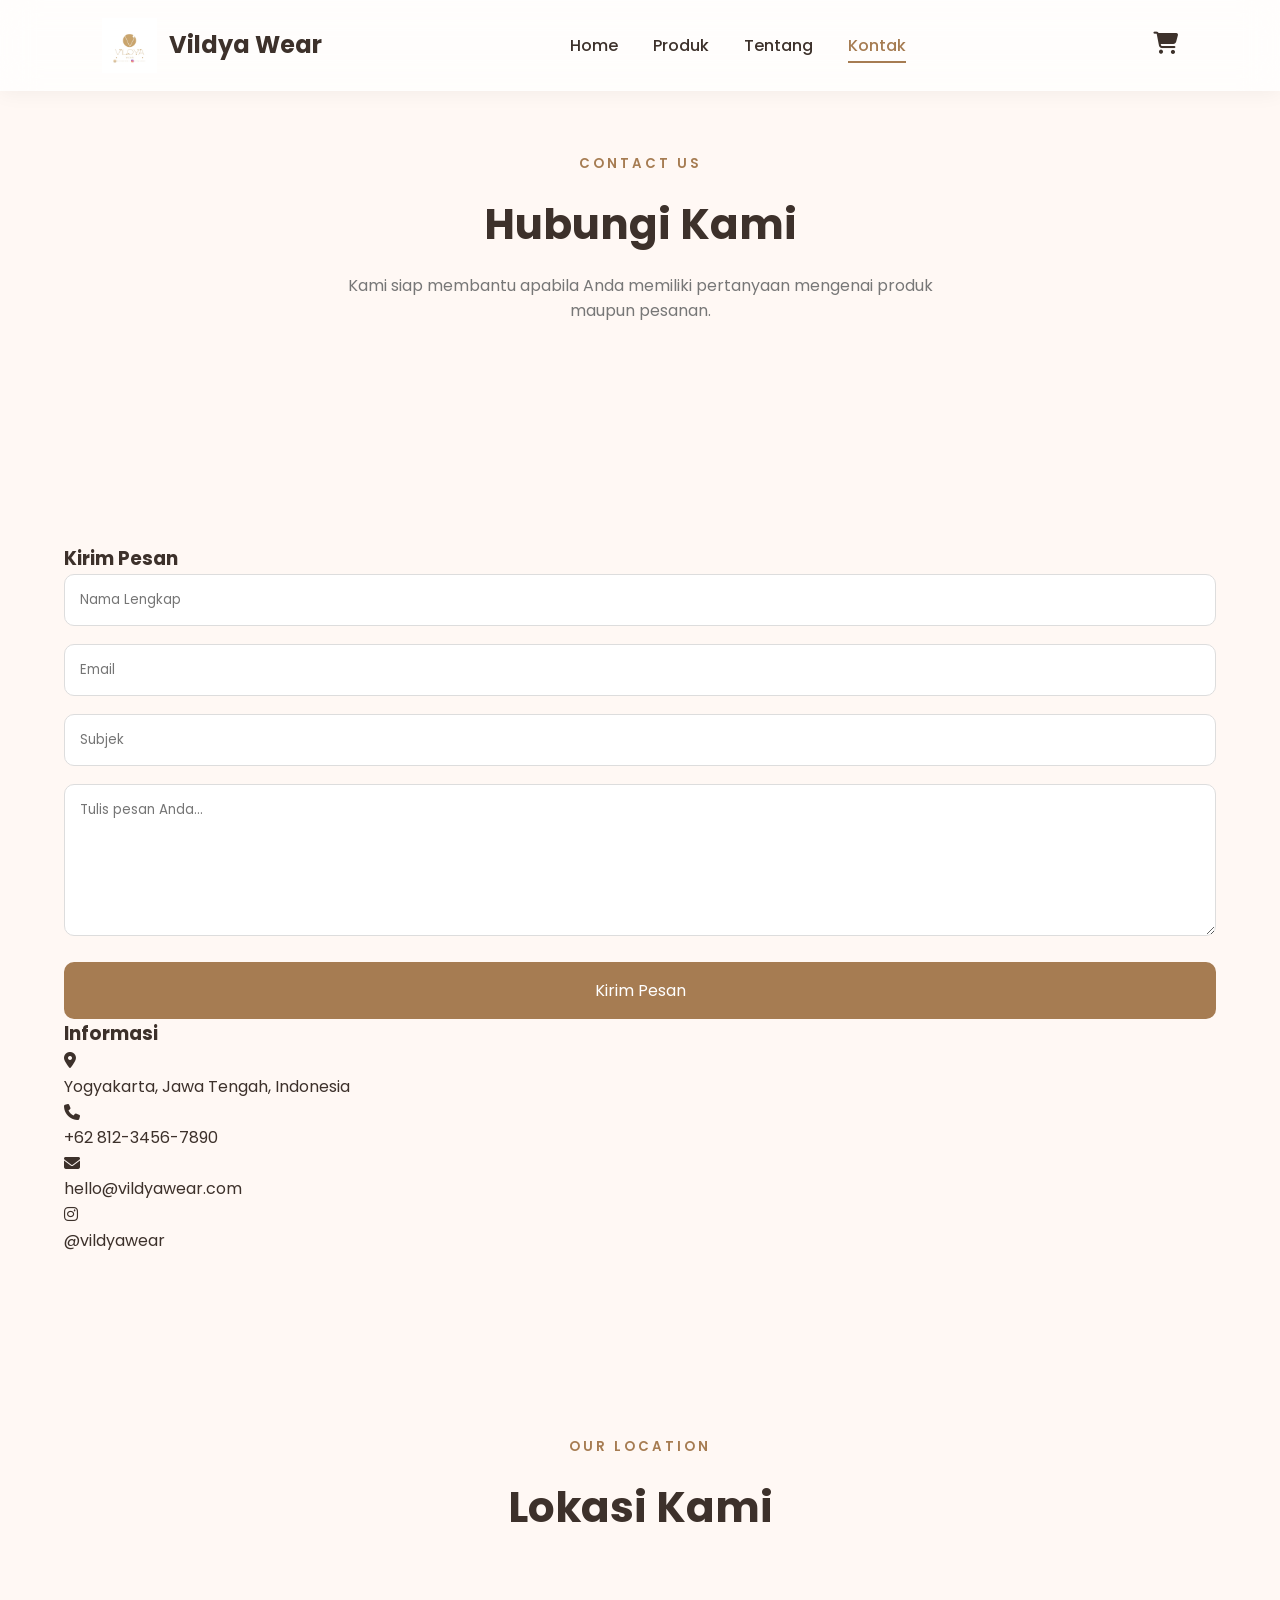
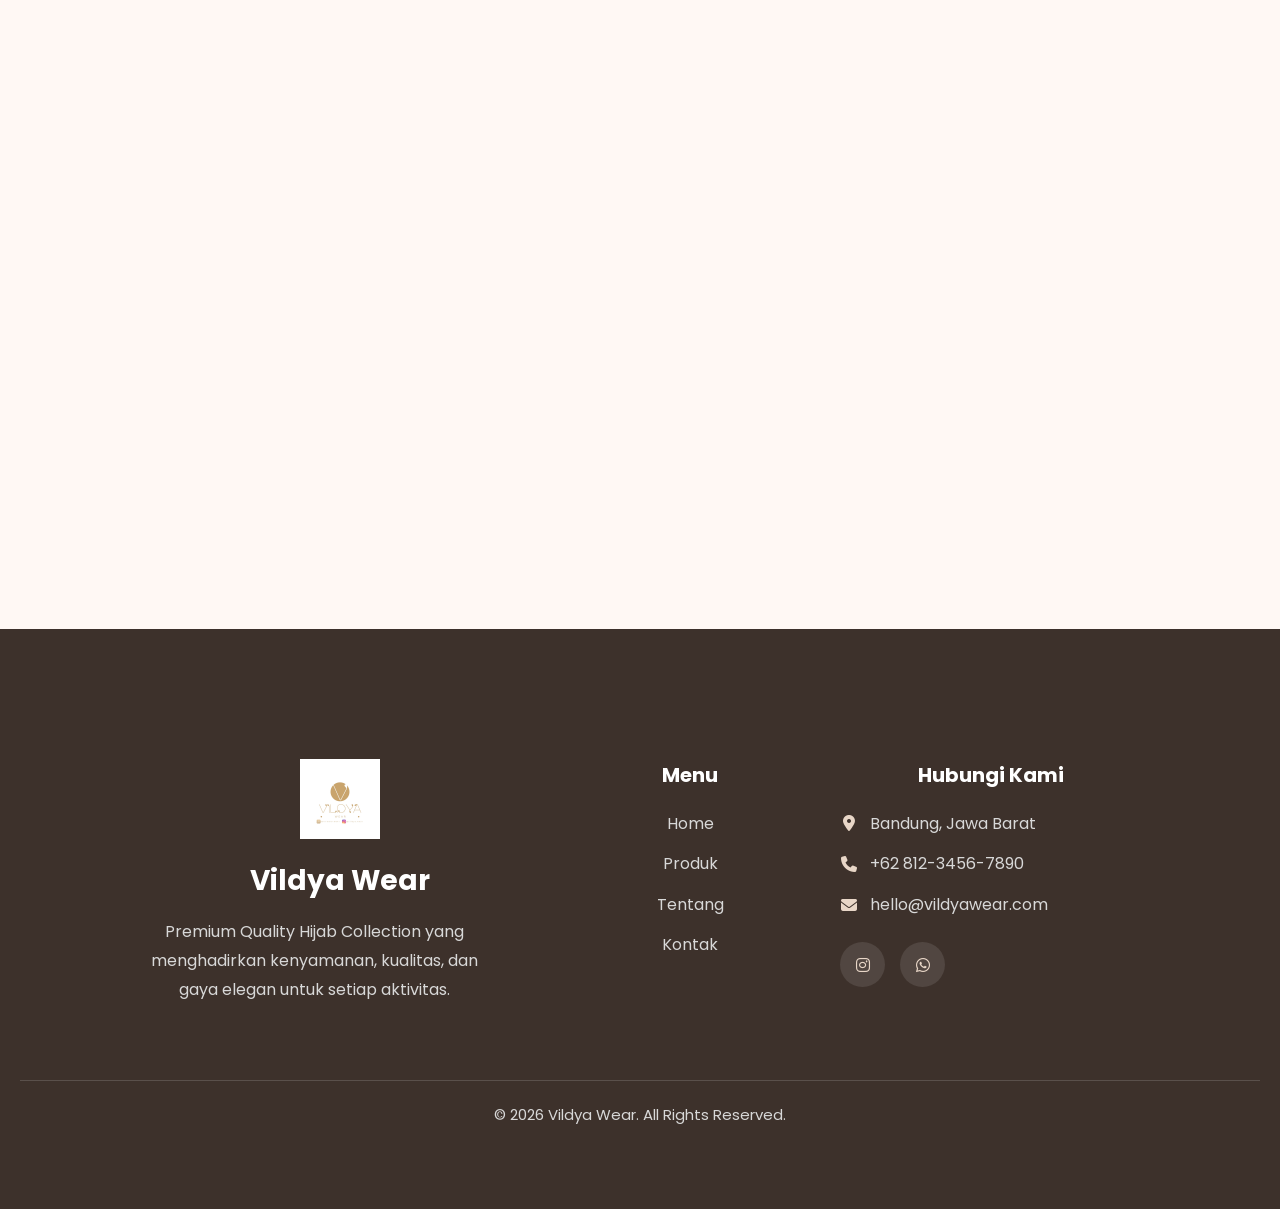
<file: contact.html>
<!DOCTYPE html>
<html lang="id">

<head>

    <meta charset="UTF-8">
    <meta name="viewport" content="width=device-width, initial-scale=1.0">

    <title>Kontak | Vildya Wear</title>

    <link rel="stylesheet" href="assets/css/style.css">
    <link rel="stylesheet" href="assets/css/navbar.css">
    <link rel="stylesheet" href="assets/css/footer.css">

    <link href="https://fonts.googleapis.com/css2?family=Poppins:wght@300;400;500;600;700&display=swap" rel="stylesheet">

    <link rel="stylesheet"
    href="https://cdnjs.cloudflare.com/ajax/libs/font-awesome/6.7.2/css/all.min.css">

</head>

<body>

<!-- ================= NAVBAR ================= -->

<nav class="navbar">

    <div class="logo">

        <img src="assets/images/logo.jpeg" alt="Logo">

        <span>Vildya Wear</span>

    </div>

    <ul class="menu">

        <li><a href="index.html">Home</a></li>
        <li><a href="products.html">Produk</a></li>
        <li><a href="about.html">Tentang</a></li>
        <li><a href="contact.html" class="active">Kontak</a></li>

    </ul>

    <div class="nav-icon">

        <a href="cart.html">

            <i class="fa-solid fa-cart-shopping"></i>

        </a>

    </div>

</nav>

<!-- ================= HEADER ================= -->

<section class="page-header">

    <div class="section-title">

        <small>CONTACT US</small>

        <h2>Hubungi Kami</h2>

        <p>

            Kami siap membantu apabila Anda memiliki pertanyaan mengenai produk maupun pesanan.

        </p>

    </div>

</section>

<!-- ================= CONTACT ================= -->

<section class="contact-page">

    <div class="contact-container">

        <!-- FORM -->

        <div class="contact-form">

            <h3>Kirim Pesan</h3>

            <input
            type="text"
            placeholder="Nama Lengkap">

            <input
            type="email"
            placeholder="Email">

            <input
            type="text"
            placeholder="Subjek">

            <textarea
            rows="6"
            placeholder="Tulis pesan Anda..."></textarea>

            <button>

                Kirim Pesan

            </button>

        </div>

        <!-- INFO -->

        <div class="contact-info">

            <h3>Informasi</h3>

            <div class="info-item">

                <i class="fa-solid fa-location-dot"></i>

                <p>

                    Yogyakarta, Jawa Tengah, Indonesia

                </p>

            </div>

            <div class="info-item">

                <i class="fa-solid fa-phone"></i>

                <p>

                    +62 812-3456-7890

                </p>

            </div>

            <div class="info-item">

                <i class="fa-solid fa-envelope"></i>

                <p>

                    hello@vildyawear.com

                </p>

            </div>

            <div class="info-item">

                <i class="fa-brands fa-instagram"></i>

                <p>

                    @vildyawear

                </p>

            </div>

        </div>

    </div>

</section>

<!-- ================= MAP ================= -->

<section>

    <div class="section-title">

        <small>OUR LOCATION</small>

        <h2>Lokasi Kami</h2>

    </div>

    <iframe

        src="https://www.google.com/maps?q=Bandung&output=embed"

        width="100%"

        height="450"

        style="border:0;border-radius:20px;"

        loading="lazy">

    </iframe>

</section>

<!-- ================= FOOTER ================= -->

<footer>

    <div class="footer-content">

        <div class="footer-brand">

            <img src="assets/images/logo.jpeg" alt="Vildya Wear Logo">

            <h2>Vildya Wear</h2>

            <p>
                Premium Quality Hijab Collection yang menghadirkan
                kenyamanan, kualitas, dan gaya elegan untuk setiap
                aktivitas.
            </p>

        </div>

        <div class="footer-links">

            <h3>Menu</h3>

            <ul>

                <li><a href="index.html">Home</a></li>

                <li><a href="products.html">Produk</a></li>

                <li><a href="about.html">Tentang</a></li>

                <li><a href="contact.html">Kontak</a></li>

            </ul>

        </div>

        <div class="footer-contact">

            <h3>Hubungi Kami</h3>

            <p>

                <i class="fa-solid fa-location-dot"></i>

                Bandung, Jawa Barat

            </p>

            <p>

                <i class="fa-solid fa-phone"></i>

                +62 812-3456-7890

            </p>

            <p>

                <i class="fa-solid fa-envelope"></i>

                hello@vildyawear.com

            </p>

            <div class="footer-social">

                <a href="#">

                    <i class="fa-brands fa-instagram"></i>

                </a>

                <a href="#">

                    <i class="fa-brands fa-whatsapp"></i>

                </a>

            </div>

        </div>

    </div>

    <div class="copyright">

        <p>

            © 2026 Vildya Wear. All Rights Reserved.

        </p>

    </div>

</footer>

<script src="assets/js/app.js"></script>

</body>

</html>
</file>
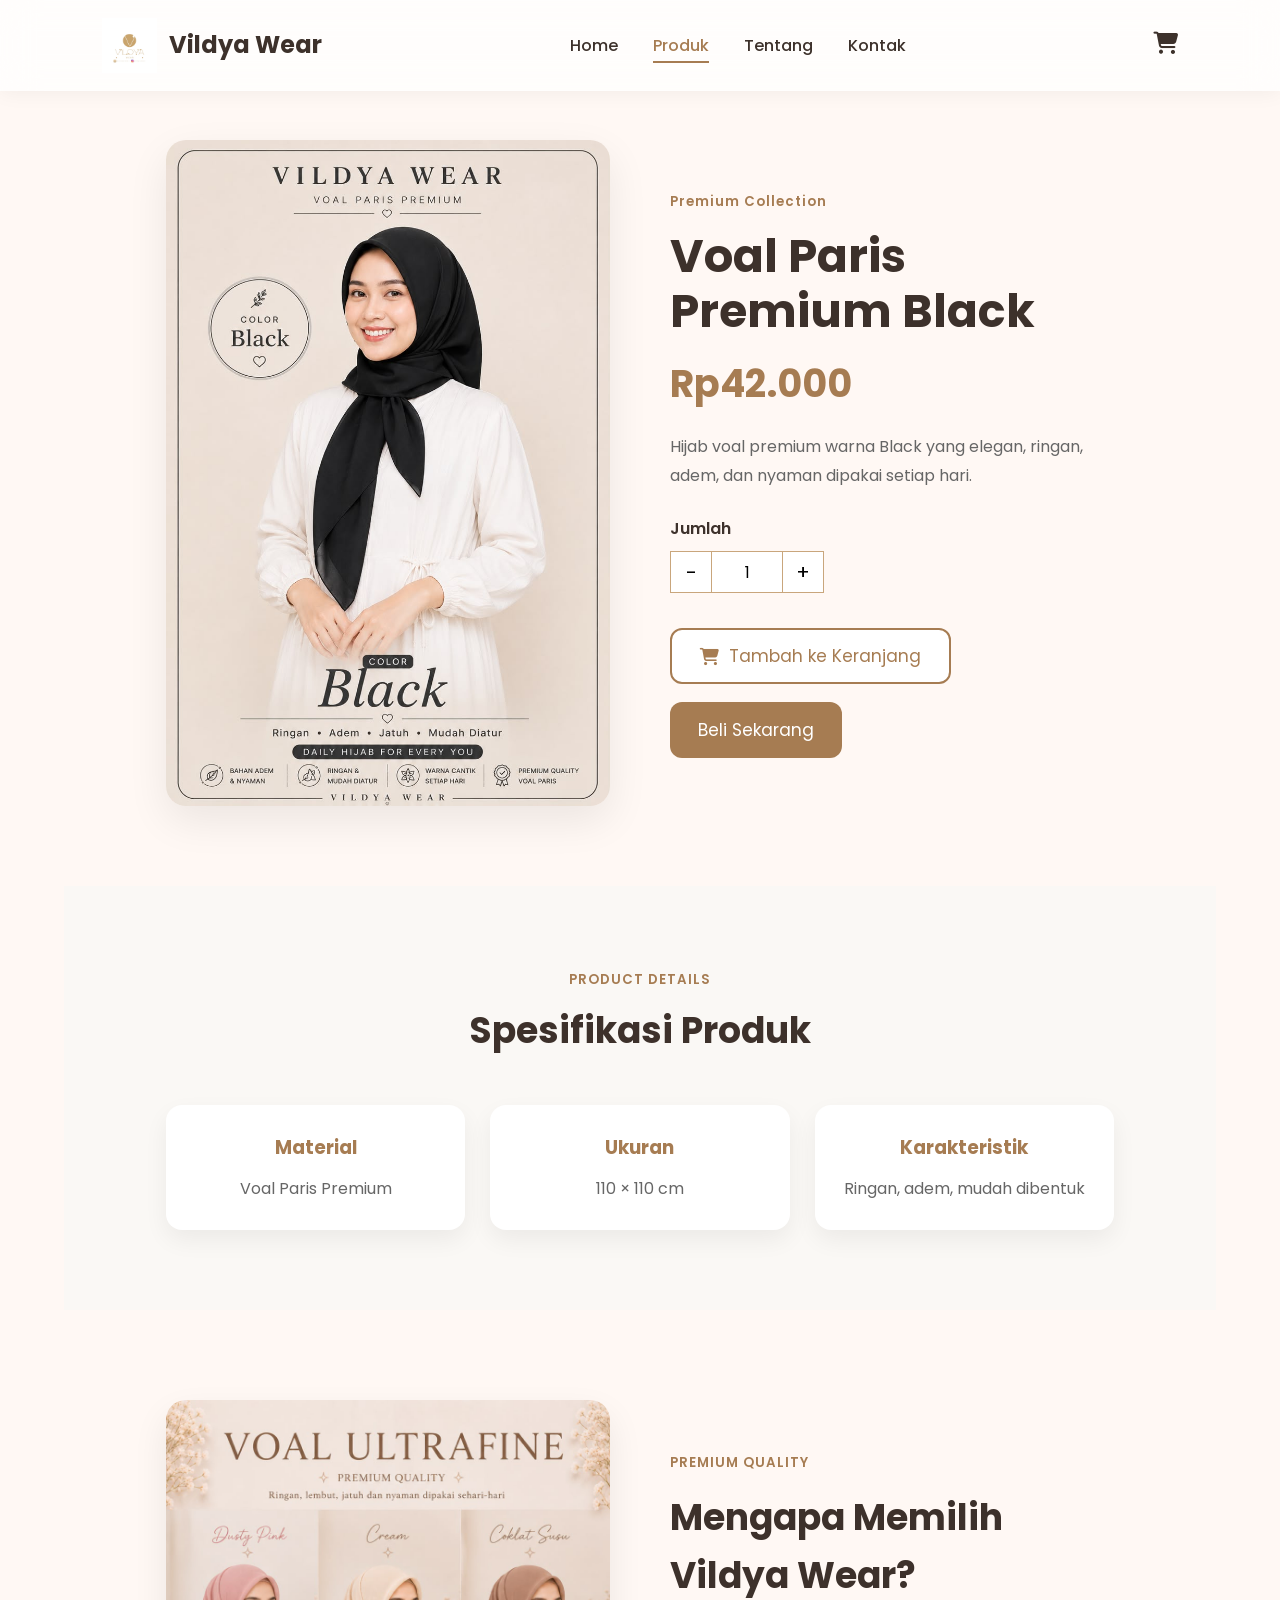
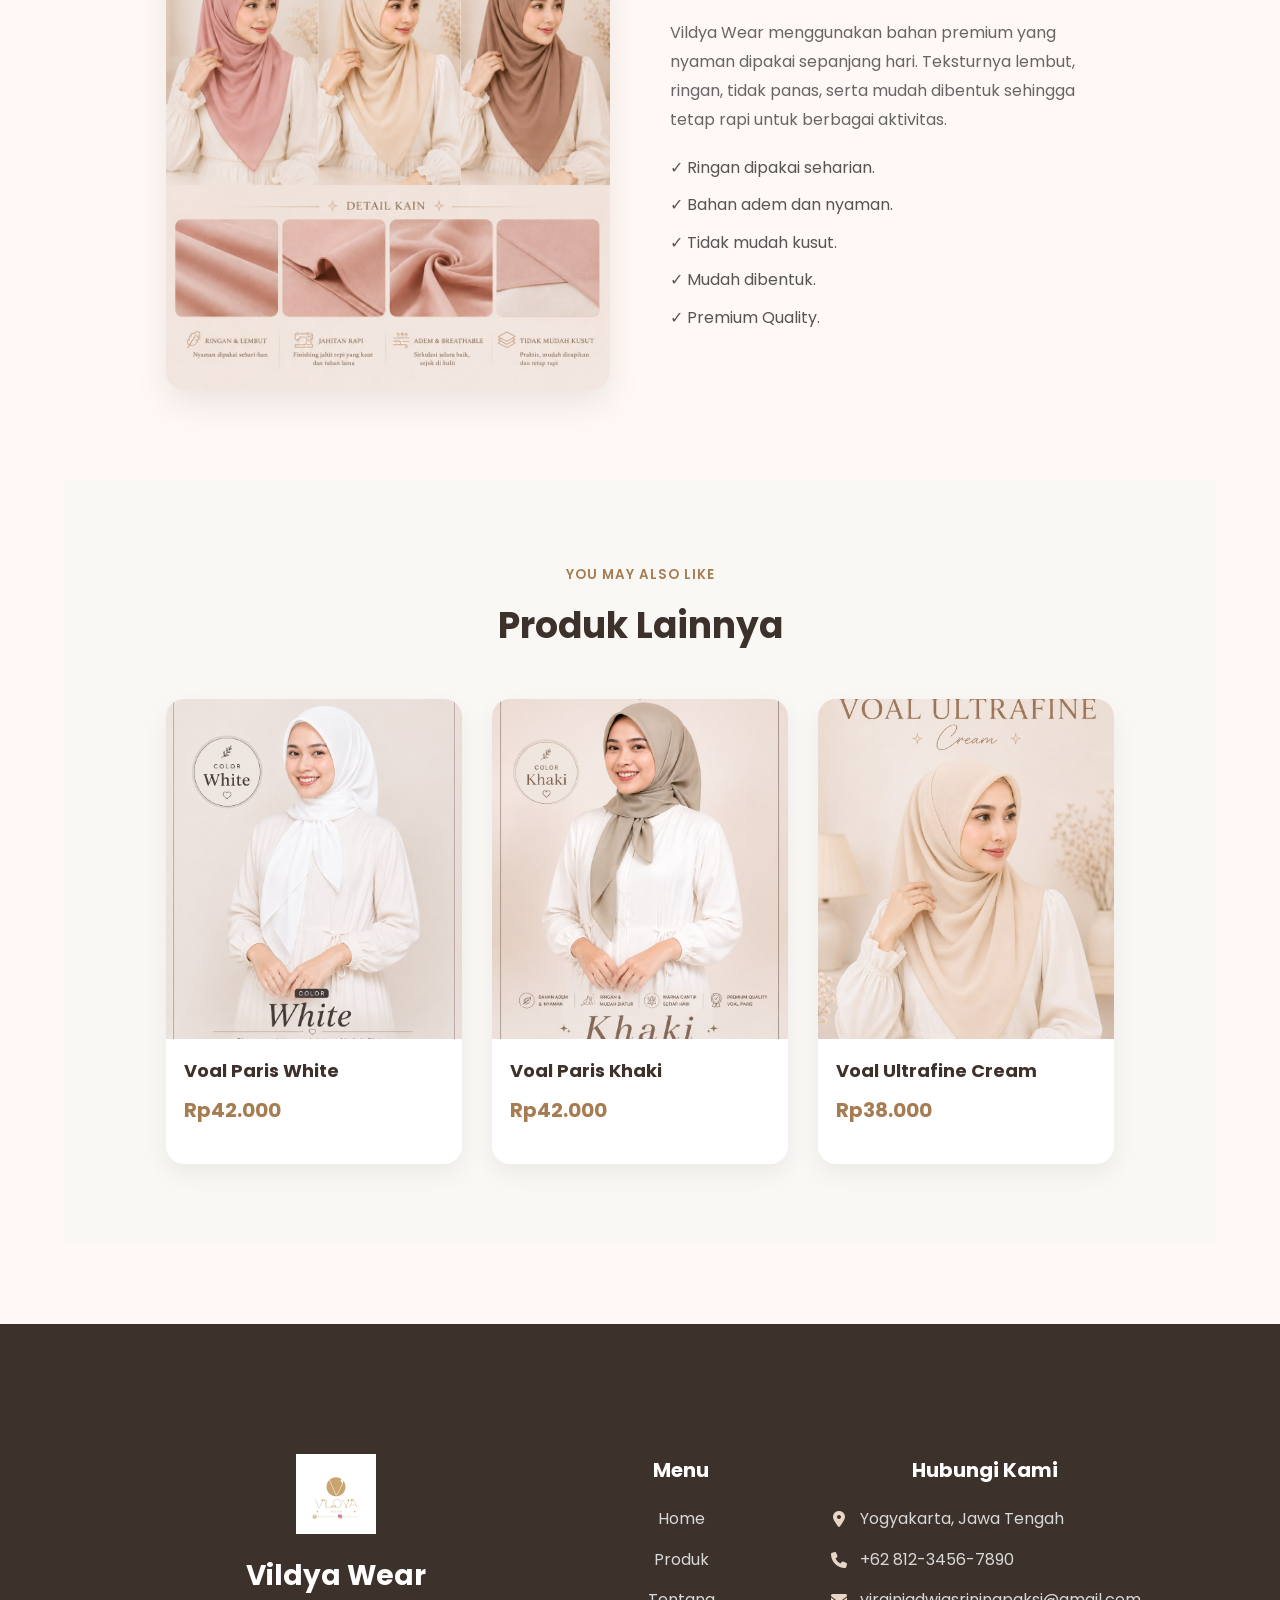
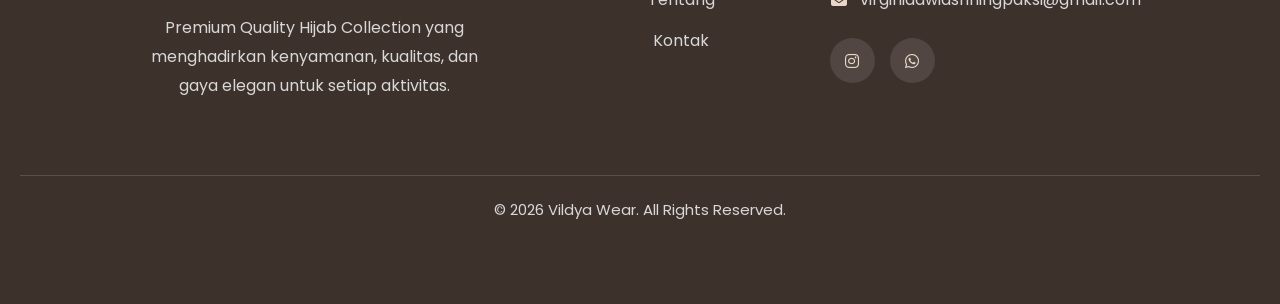
<file: product-detail.html>
<!DOCTYPE html>
<html lang="id">

<head>

    <meta charset="UTF-8">
    <meta name="viewport" content="width=device-width, initial-scale=1.0">

    <title>Detail Produk | Vildya Wear</title>

    <link rel="stylesheet" href="assets/css/style.css">
    <link rel="stylesheet" href="assets/css/navbar.css">
    <link rel="stylesheet" href="assets/css/detail.css">
    <link rel="stylesheet" href="assets/css/footer.css">
    <link rel="stylesheet" href="assets/css/responsive.css">

    <link href="https://fonts.googleapis.com/css2?family=Poppins:wght@300;400;500;600;700&display=swap" rel="stylesheet">

    <link rel="stylesheet"
        href="https://cdnjs.cloudflare.com/ajax/libs/font-awesome/6.7.2/css/all.min.css">

</head>

<body>

<!-- ================= NAVBAR ================= -->

<nav class="navbar">

    <div class="logo">

        <img src="assets/images/logo.jpeg" alt="Logo">

        <span>Vildya Wear</span>

    </div>

    <ul class="menu">

        <li><a href="index.html">Home</a></li>
        <li><a href="products.html" class="active">Produk</a></li>
        <li><a href="about.html">Tentang</a></li>
        <li><a href="contact.html">Kontak</a></li>

    </ul>

    <div class="nav-icon">

        <a href="cart.html">
            <i class="fa-solid fa-cart-shopping"></i>
        </a>

    </div>

</nav>

<!-- ================= PRODUCT DETAIL ================= -->

<section class="product-detail">

    <div class="detail-container">

        <div class="detail-image">

            <img
                id="product-image"
                src="assets/images/products/black.jpeg"
                alt="Produk">

        </div>

        <div class="detail-content">

            <small id="product-category">
                Premium Collection
            </small>

            <h1 id="product-name">
                Voal Paris Premium Black
            </h1>

            <h2 id="product-price">
                Rp42.000
            </h2>

            <p id="product-description">
                Hijab premium dengan bahan lembut, ringan, adem,
                dan mudah dibentuk sehingga nyaman dipakai
                sepanjang hari.
            </p>

            <div class="quantity-box">

                <label>Jumlah</label>

                <div class="quantity-control">

                    <button
                        type="button"
                        onclick="document.getElementById('quantity').stepDown()">

                        -

                    </button>

                    <input
                        type="number"
                        id="quantity"
                        value="1"
                        min="1">

                    <button
                        type="button"
                        onclick="document.getElementById('quantity').stepUp()">

                        +

                    </button>

                </div>

            </div>

            <div class="detail-buttons">

                <button
                    class="cart-btn"
                    id="add-to-cart">

                    <i class="fa-solid fa-cart-shopping"></i>
                    Tambah ke Keranjang

                </button>

                <a
                    href="checkout.html"
                    class="buy-btn">

                    Beli Sekarang

                </a>

            </div>

        </div>

    </div>

</section>
<!-- ================= PRODUCT SPECIFICATION ================= -->

<section class="specification">

    <div class="section-title">

        <small>PRODUCT DETAILS</small>

        <h2>Spesifikasi Produk</h2>

    </div>

    <div class="spec-grid">

        <div class="spec-card">

            <h3>Material</h3>

            <p id="spec-material">

                Voal Paris Premium

            </p>

        </div>

        <div class="spec-card">

            <h3>Ukuran</h3>

            <p id="spec-size">

                110 × 110 cm

            </p>

        </div>

        <div class="spec-card">

            <h3>Karakteristik</h3>

            <p id="spec-character">

                Ringan, adem, mudah dibentuk

            </p>

        </div>

    </div>

</section>

<!-- ================= FABRIC DETAIL ================= -->

<section class="fabric">

    <div class="fabric-image">

        <img src="assets/images/fabric-detail.jpeg" alt="Fabric Detail">

    </div>

    <div class="fabric-text">

        <small>PREMIUM QUALITY</small>

        <h2>Mengapa Memilih Vildya Wear?</h2>

        <p>
            Vildya Wear menggunakan bahan premium yang nyaman dipakai
            sepanjang hari. Teksturnya lembut, ringan, tidak panas,
            serta mudah dibentuk sehingga tetap rapi untuk berbagai aktivitas.
        </p>

        <ul>

            <li>✓ Ringan dipakai seharian.</li>

            <li>✓ Bahan adem dan nyaman.</li>

            <li>✓ Tidak mudah kusut.</li>

            <li>✓ Mudah dibentuk.</li>

            <li>✓ Premium Quality.</li>

        </ul>

    </div>

</section>

<!-- ================= RELATED PRODUCTS ================= -->

<section class="related-products">

    <div class="section-title">

        <small>YOU MAY ALSO LIKE</small>

        <h2>Produk Lainnya</h2>

    </div>

    <div class="product-grid">

        <a href="product-detail.html?id=white" class="product-card">

            <img src="assets/images/products/white.jpeg" alt="White">

            <div class="product-info">

                <h3>Voal Paris White</h3>

                <h4>Rp42.000</h4>

            </div>

        </a>

        <a href="product-detail.html?id=khaki" class="product-card">

            <img src="assets/images/products/khaki.jpeg" alt="Khaki">

            <div class="product-info">

                <h3>Voal Paris Khaki</h3>

                <h4>Rp42.000</h4>

            </div>

        </a>

        <a href="product-detail.html?id=cream" class="product-card">

            <img src="assets/images/products/cream.jpeg" alt="Cream">

            <div class="product-info">

                <h3>Voal Ultrafine Cream</h3>

                <h4>Rp38.000</h4>

            </div>

        </a>

    </div>

</section>
<!-- ================= FOOTER ================= -->

<footer>

    <div class="footer-content">

        <div class="footer-brand">

            <img src="assets/images/logo.jpeg" alt="Logo">

            <h2>Vildya Wear</h2>

            <p>
                Premium Quality Hijab Collection yang menghadirkan
                kenyamanan, kualitas, dan gaya elegan untuk setiap aktivitas.
            </p>

        </div>

        <div class="footer-links">

            <h3>Menu</h3>

            <ul>

                <li><a href="index.html">Home</a></li>
                <li><a href="products.html">Produk</a></li>
                <li><a href="about.html">Tentang</a></li>
                <li><a href="contact.html">Kontak</a></li>

            </ul>

        </div>

        <div class="footer-contact">

            <h3>Hubungi Kami</h3>

            <p>
                <i class="fa-solid fa-location-dot"></i>
                Yogyakarta, Jawa Tengah
            </p>

            <p>
                <i class="fa-solid fa-phone"></i>
                +62 812-3456-7890
            </p>

            <p>
                <i class="fa-solid fa-envelope"></i>
                virginiadwiasriningpaksi@gmail.com
            </p>

            <div class="footer-social">

                <a href="#">
                    <i class="fa-brands fa-instagram"></i>
                </a>

                <a href="#">
                    <i class="fa-brands fa-whatsapp"></i>
                </a>

            </div>

        </div>

    </div>

    <div class="copyright">

        <p>
            © 2026 Vildya Wear. All Rights Reserved.
        </p>

    </div>

</footer>

<!-- ================= JAVASCRIPT ================= -->

<script src="assets/js/app.js"></script>
<script src="assets/js/detail.js"></script>

</body>
</html>
</file>
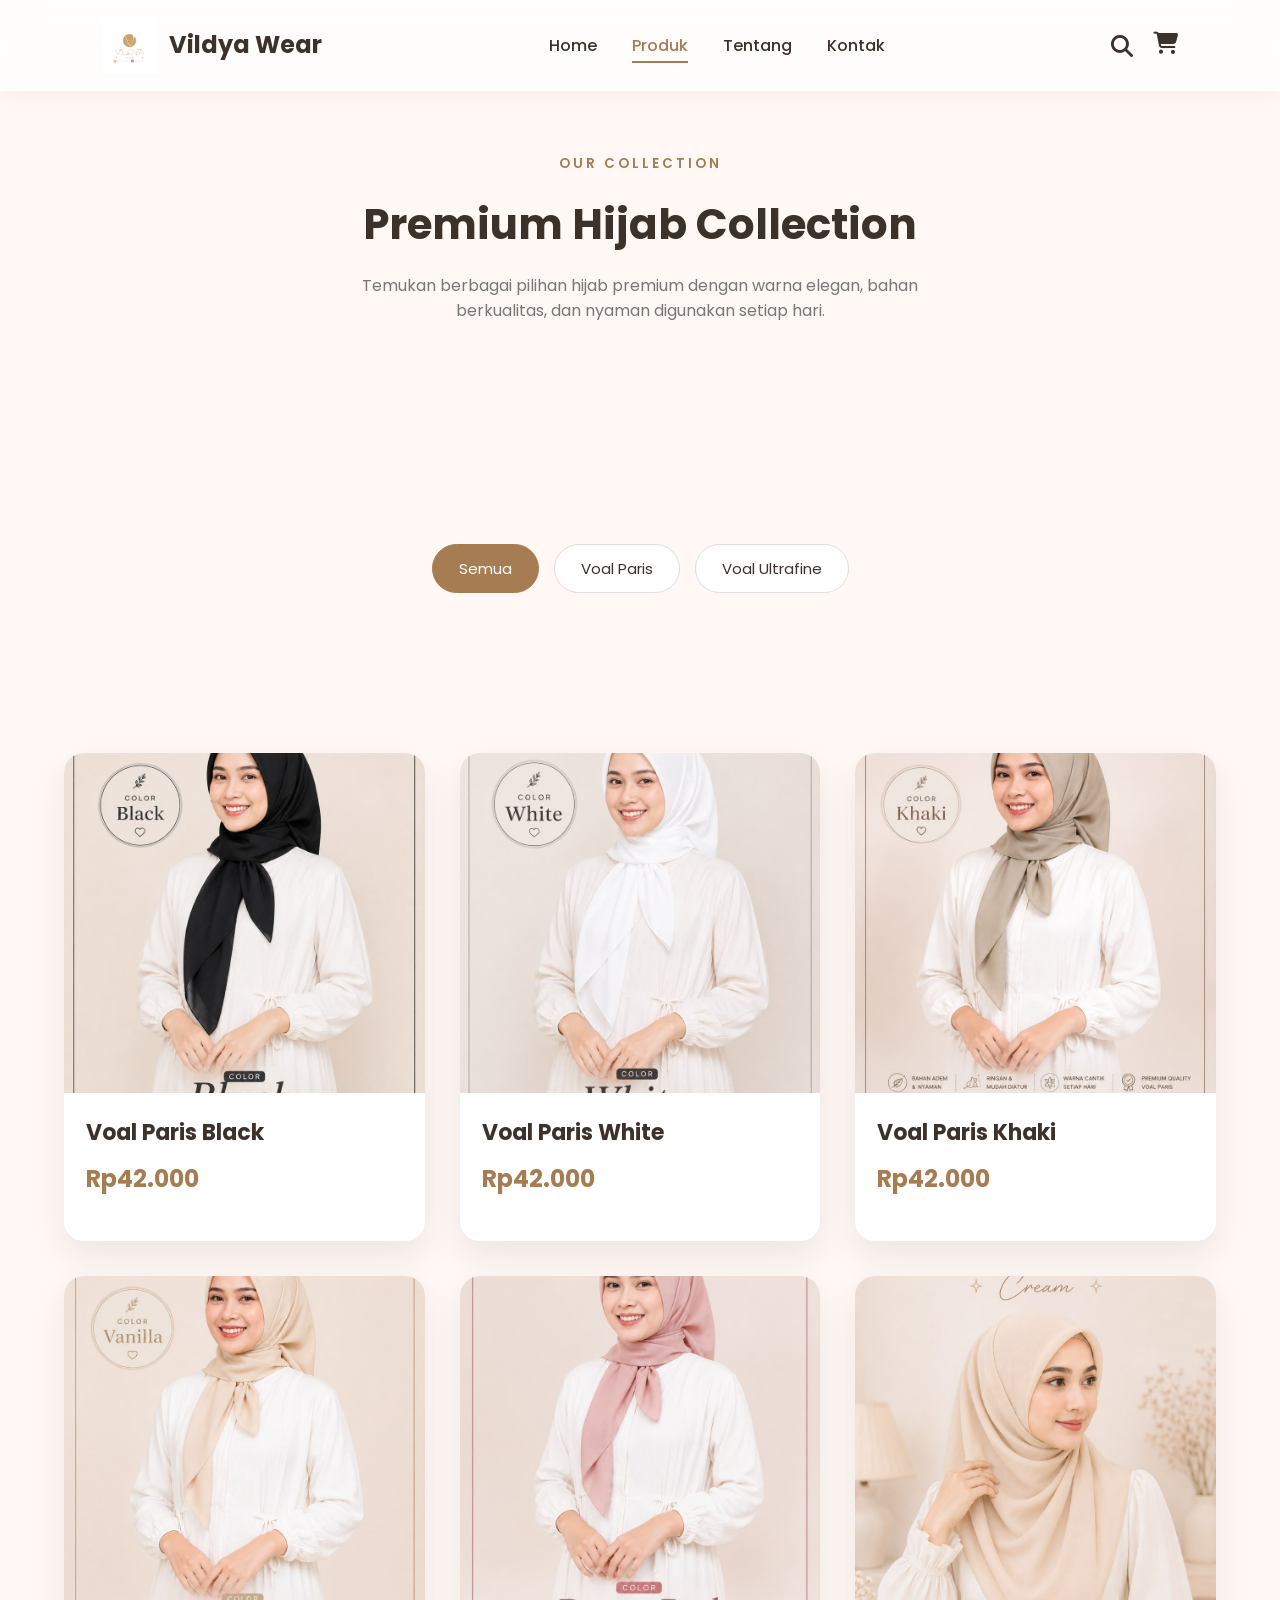
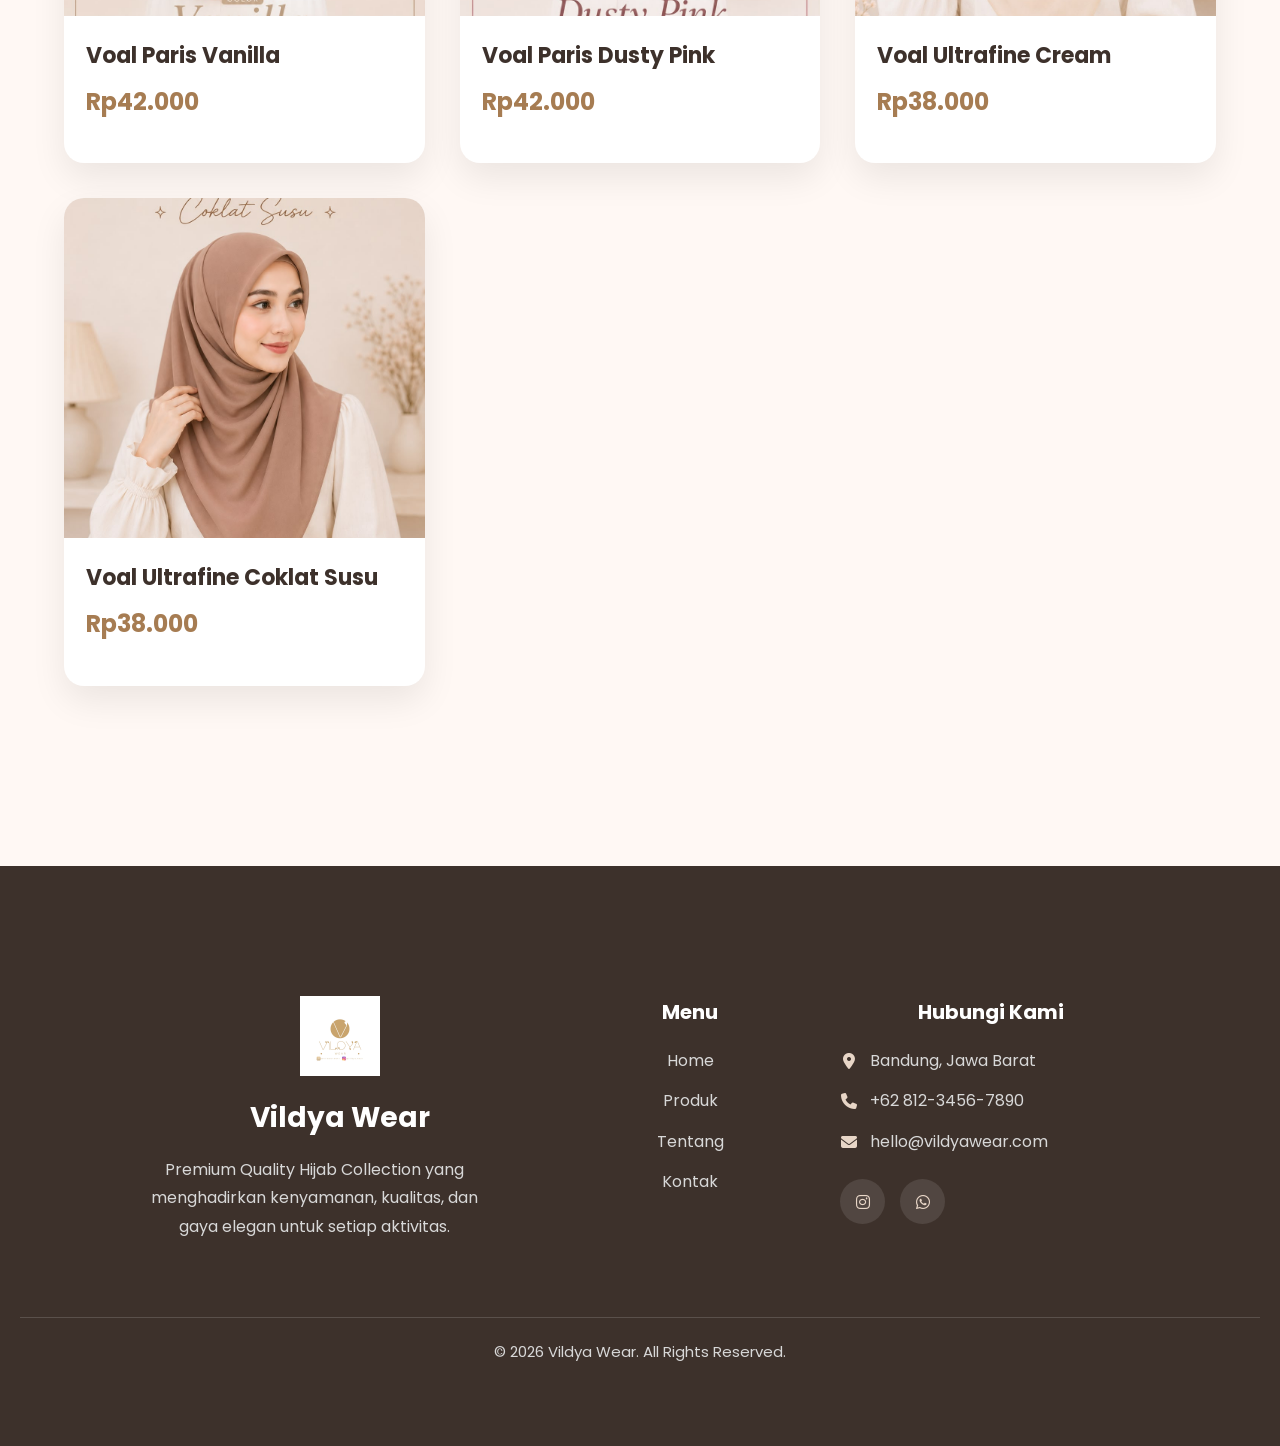
<file: products.html>
<!DOCTYPE html>
<html lang="id">

<head>

    <meta charset="UTF-8">
    <meta name="viewport" content="width=device-width, initial-scale=1.0">

    <title>Produk | Vildya Wear</title>

    <link rel="stylesheet" href="assets/css/style.css">
    <link rel="stylesheet" href="assets/css/navbar.css">
    <link rel="stylesheet" href="assets/css/products.css">
    <link rel="stylesheet" href="assets/css/footer.css">
    <link rel="stylesheet" href="assets/css/responsive.css">

    <link href="https://fonts.googleapis.com/css2?family=Poppins:wght@300;400;500;600;700&display=swap" rel="stylesheet">

    <link rel="stylesheet"
    href="https://cdnjs.cloudflare.com/ajax/libs/font-awesome/6.7.2/css/all.min.css">

</head>

<body>

<!-- ================= NAVBAR ================= -->

<nav class="navbar">

    <div class="logo">

        <img src="assets/images/logo.jpeg" alt="Logo">

        <span>Vildya Wear</span>

    </div>

    <ul class="menu">

        <li><a href="index.html">Home</a></li>
        <li><a href="products.html" class="active">Produk</a></li>
        <li><a href="about.html">Tentang</a></li>
        <li><a href="contact.html">Kontak</a></li>

    </ul>

    <div class="nav-icon">

        <i class="fa-solid fa-magnifying-glass"></i>

        <a href="cart.html">

            <i class="fa-solid fa-cart-shopping"></i>

        </a>

    </div>

</nav>

<!-- ================= HEADER ================= -->

<section class="page-header">

    <div class="section-title">

        <small>OUR COLLECTION</small>

        <h2>Premium Hijab Collection</h2>

        <p>
            Temukan berbagai pilihan hijab premium dengan warna elegan,
            bahan berkualitas, dan nyaman digunakan setiap hari.
        </p>

    </div>

</section>

<!-- ================= FILTER ================= -->

<section class="filter">

    <button class="active">Semua</button>

    <button>Voal Paris</button>

    <button>Voal Ultrafine</button>

</section>

<!-- ================= PRODUCT ================= -->

<section class="product-list">

    <div class="product-grid">

        <!-- BLACK -->
        <a href="product-detail.html?id=black" class="product-card">

    <img src="assets/images/products/black.jpeg" alt="Voal Paris Black">

    <div class="product-info">

        <h3>Voal Paris Black</h3>

        <h4>Rp42.000</h4>

    </div>

</a>

        <!-- WHITE -->
        <a href="product-detail.html?id=white" class="product-card">

    <img src="assets/images/products/white.jpeg" alt="White">

    <div class="product-info">

        <h3>Voal Paris White</h3>

        <h4>Rp42.000</h4>

    </div>

</a>

        <!-- KHAKI -->
        <a href="product-detail.html?id=khaki" class="product-card">

    <img src="assets/images/products/khaki.jpeg" alt="Khaki">

    <div class="product-info">

        <h3>Voal Paris Khaki</h3>

        <h4>Rp42.000</h4>

    </div>

</a>

        <!-- VANILLA -->
        <a href="product-detail.html?id=vanilla" class="product-card">

    <img src="assets/images/products/vanilla.jpeg" alt="Vanilla">

    <div class="product-info">

        <h3>Voal Paris Vanilla</h3>

        <h4>Rp42.000</h4>

    </div>

</a>

        <!-- DUSTY PINK -->
        <a href="product-detail.html?id=dustypink" class="product-card">
    <img src="assets/images/products/dusty-pink.jpeg" alt="Dusty Pink">

    <div class="product-info">

        <h3>Voal Paris Dusty Pink</h3>

        <h4>Rp42.000</h4>

    </div>

</a>

        <!-- CREAM -->
        <a href="product-detail.html?id=cream" class="product-card">

    <img src="assets/images/products/cream.jpeg" alt="Cream">

    <div class="product-info">

        <h3>Voal Ultrafine Cream</h3>

        <h4>Rp38.000</h4>

    </div>

</a>

        <!-- COKLAT SUSU -->
        <a href="product-detail.html?id=coklatsusu" class="product-card">

    <img src="assets/images/products/coklat-susu.jpeg" alt="Coklat Susu">

    <div class="product-info">

        <h3>Voal Ultrafine Coklat Susu</h3>

        <h4>Rp38.000</h4>

    </div>

</a>

    </div>

</section>

<!-- ================= FOOTER ================= -->

<footer>

    <div class="footer-content">

        <div class="footer-brand">

            <img src="assets/images/logo.jpeg" alt="Logo">

            <h2>Vildya Wear</h2>

            <p>
                Premium Quality Hijab Collection yang menghadirkan
                kenyamanan, kualitas, dan gaya elegan untuk setiap aktivitas.
            </p>

        </div>

        <div class="footer-links">

            <h3>Menu</h3>

            <ul>

                <li><a href="index.html">Home</a></li>
                <li><a href="products.html">Produk</a></li>
                <li><a href="about.html">Tentang</a></li>
                <li><a href="contact.html">Kontak</a></li>

            </ul>

        </div>

        <div class="footer-contact">

            <h3>Hubungi Kami</h3>

            <p><i class="fa-solid fa-location-dot"></i> Bandung, Jawa Barat</p>

            <p><i class="fa-solid fa-phone"></i> +62 812-3456-7890</p>

            <p><i class="fa-solid fa-envelope"></i> hello@vildyawear.com</p>

            <div class="footer-social">

                <a href="#"><i class="fa-brands fa-instagram"></i></a>

                <a href="#"><i class="fa-brands fa-whatsapp"></i></a>

            </div>

        </div>

    </div>

    <div class="copyright">

        <p>

            © 2026 Vildya Wear. All Rights Reserved.

        </p>

    </div>

</footer>

<script src="assets/js/app.js"></script>
<script src="assets/js/products.js"></script>

</body>

</html>
</file>
<file: assets/css/style.css>
/* ==========================================
   GOOGLE FONT
========================================== */

@import url('https://fonts.googleapis.com/css2?family=Poppins:wght@300;400;500;600;700;800&display=swap');

/* ==========================================
   RESET
========================================== */

*{
    margin:0;
    padding:0;
    box-sizing:border-box;
}

html{
    scroll-behavior:smooth;
}

body{
    font-family:'Poppins',sans-serif;
    background:#FFF8F4;
    color:#3D312B;
    overflow-x:hidden;
    line-height:1.6;
}

/* ==========================================
   VARIABLES
========================================== */

:root{

    --primary:#A67C52;
    --secondary:#E8D6C7;
    --background:#FFF8F4;
    --white:#ffffff;
    --text:#3D312B;
    --gray:#777777;
    --shadow:0 15px 40px rgba(0,0,0,.08);

}

/* ==========================================
   GLOBAL
========================================== */

img{
    max-width:100%;
    display:block;
}

a{
    text-decoration:none;
}

ul{
    list-style:none;
}

button{
    cursor:pointer;
    border:none;
    font-family:inherit;
}

input,
textarea,
select{

    font-family:inherit;

}

/* ==========================================
   SECTION
========================================== */

section{

    width:90%;
    max-width:1200px;
    margin:auto;
    padding:90px 0;

}

/* ==========================================
   TITLE
========================================== */

.section-title{

    text-align:center;
    margin-bottom:60px;

}

.section-title small{

    color:var(--primary);
    letter-spacing:3px;
    font-weight:600;

}

.section-title h2{

    font-size:42px;
    margin:15px 0;

}

.section-title p{

    color:var(--gray);
    max-width:650px;
    margin:auto;

}

/* ==========================================
   PAGE HEADER
========================================== */

.page-header{

    padding-top:150px;
    padding-bottom:70px;

}

/* ==========================================
   HERO
========================================== */

.hero{

    display:flex;
    align-items:center;
    justify-content:space-between;
    gap:70px;
    min-height:80vh;

}

.hero-left{

    flex:1;

}

.hero-right{

    flex:1;

}

.hero-right img{

    width:100%;
    border-radius:25px;
    box-shadow:var(--shadow);

}

.badge{

    display:inline-block;

    padding:10px 22px;

    background:#F2E4D8;

    color:var(--primary);

    border-radius:50px;

    font-weight:600;

}

.hero h1{

    font-size:64px;

    line-height:1.1;

    margin:25px 0;

}

.hero p{

    color:var(--gray);

    margin-bottom:35px;

}

/* ==========================================
   BUTTON
========================================== */

.hero-button{

    display:flex;

    gap:20px;

    flex-wrap:wrap;

}

.shop-btn{

    background:var(--primary);

    color:white;

    padding:15px 35px;

    border-radius:50px;

    transition:.3s;

}

.shop-btn:hover{

    transform:translateY(-4px);

}

.outline-btn{

    border:2px solid var(--primary);

    color:var(--primary);

    padding:15px 35px;

    border-radius:50px;

    transition:.3s;

}

.outline-btn:hover{

    background:var(--primary);

    color:white;

}

/* ==========================================
   GRID
========================================== */

.best-grid,
.product-grid,
.related-grid{

    display:grid;

    grid-template-columns:repeat(auto-fit,minmax(270px,1fr));

    gap:30px;

}

/* ==========================================
   PRODUCT CARD
========================================== */

.product-card{

    background:white;

    border-radius:22px;

    overflow:hidden;

    box-shadow:var(--shadow);

    transition:.35s;

}

.product-card:hover{

    transform:translateY(-10px);

}

.product-card img{

    width:100%;

    height:340px;

    object-fit:cover;

}

.product-info{

    padding:25px;

}

.product-info h3{

    margin-bottom:10px;

    font-size:22px;

}

.product-info p{

    color:var(--gray);

    margin-bottom:15px;

}

.product-info h4{

    color:var(--primary);

    font-size:24px;

    margin-bottom:20px;

}

.product-info a{

    display:block;

    text-align:center;

    background:var(--primary);

    color:white;

    padding:14px;

    border-radius:10px;

    transition:.3s;

}

.product-info a:hover{

    background:#8C6541;

}

/* ==========================================
   CONTACT FORM
========================================== */

.contact-form input,
.contact-form textarea,
.checkout-form input,
.checkout-form textarea,
.checkout-form select{

    width:100%;

    padding:15px;

    margin-bottom:18px;

    border:1px solid #ddd;

    border-radius:10px;

    outline:none;

}

.contact-form button,
.checkout-button{

    width:100%;

    padding:16px;

    background:var(--primary);

    color:white;

    border-radius:10px;

    font-size:16px;

    transition:.3s;

}

.contact-form button:hover,
.checkout-button:hover{

    background:#8C6541;

}

/* ==========================================
   FOOTER
========================================== */

footer{

    background:#3D312B;

    color:white;

    margin-top:100px;

    text-align:center;

    padding:60px 20px;

}

.footer-content img{

    width:90px;

    margin:auto;
    margin-bottom:20px;

}

.footer-content h2{

    margin-bottom:10px;

}

.footer-content p{

    color:#d9d9d9;

}

.copyright{

    margin-top:35px;

    border-top:1px solid rgba(255,255,255,.15);

    padding-top:20px;

    font-size:14px;

}

.collection-category{

    margin-top:60px;

}

.collection-category h3{

    font-size:28px;
    color:#5C4033;
    margin-bottom:25px;
    text-align:center;

}
</file>
<file: assets/css/navbar.css>
/* ==========================================
   NAVBAR
========================================== */

.navbar{

    position:fixed;

    top:0;

    left:0;

    width:100%;

    padding:18px 8%;

    display:flex;

    justify-content:space-between;

    align-items:center;

    background:rgba(255,255,255,.75);

    backdrop-filter:blur(18px);

    -webkit-backdrop-filter:blur(18px);

    box-shadow:0 2px 20px rgba(0,0,0,.05);

    z-index:999;

}

/* ==========================================
   LOGO
========================================== */

.logo{

    display:flex;

    align-items:center;

    gap:12px;

    font-size:24px;

    font-weight:700;

    color:var(--text);

}

.logo img{

    width:55px;

}

/* ==========================================
   MENU
========================================== */

.menu{

    display:flex;

    align-items:center;

    gap:35px;

}

.menu li{

    list-style:none;

}

.menu a{

    color:var(--text);

    font-weight:500;

    transition:.3s;

    position:relative;

}

.menu a:hover{

    color:var(--primary);

}

.menu a::after{

    content:"";

    position:absolute;

    left:0;

    bottom:-6px;

    width:0;

    height:2px;

    background:var(--primary);

    transition:.3s;

}

.menu a:hover::after,

.menu a.active::after{

    width:100%;

}

.menu a.active{

    color:var(--primary);

}

/* ==========================================
   ICON
========================================== */

.nav-icon{

    display:flex;

    align-items:center;

    gap:20px;

}

.nav-icon i{

    font-size:22px;

    color:var(--text);

    transition:.3s;

    cursor:pointer;

}

.nav-icon i:hover{

    color:var(--primary);

    transform:scale(1.15);

}

/* ==========================================
   MOBILE MENU BUTTON
========================================== */

.menu-toggle{

    display:none;

    font-size:28px;

    cursor:pointer;

    color:var(--text);

}

/* ==========================================
   SCROLL EFFECT
========================================== */

.navbar.scrolled{

    background:#ffffff;

    box-shadow:0 8px 25px rgba(0,0,0,.08);

    transition:.3s;

}
</file>
<file: assets/css/products.css>
/* ==========================================
   SEARCH SECTION
========================================== */

.search-section{

    display:flex;

    justify-content:center;

    margin-top:20px;

    margin-bottom:40px;

}

.search-section input{

    width:100%;

    max-width:550px;

    padding:16px 22px;

    border:1px solid #ddd;

    border-radius:50px;

    outline:none;

    font-size:16px;

    background:white;

    box-shadow:0 8px 20px rgba(0,0,0,.05);

    transition:.3s;

}

.search-section input:focus{

    border-color:var(--primary);

    box-shadow:0 10px 25px rgba(166,124,82,.2);

}

/* ==========================================
   FILTER
========================================== */

.filter{

    display:flex;

    justify-content:center;

    align-items:center;

    gap:15px;

    flex-wrap:wrap;

    margin-bottom:60px;

}

.filter button{

    padding:12px 26px;

    background:white;

    border:1px solid #ddd;

    border-radius:50px;

    color:var(--text);

    transition:.3s;

    font-size:15px;

}

.filter button:hover{

    background:var(--primary);

    color:white;

    border-color:var(--primary);

}

.filter button.active{

    background:var(--primary);

    color:white;

    border-color:var(--primary);

}

/* ==========================================
   PRODUCT LIST
========================================== */

.product-list{

    padding-top:10px;

    padding-bottom:100px;

}

.product-grid{

    display:grid;

    grid-template-columns:repeat(auto-fit,minmax(270px,1fr));

    gap:35px;

}

/* ==========================================
   PRODUCT CARD
========================================== */

.product-card{

    display: block;
    background: white;
    border-radius: 20px;
    overflow: hidden;
    box-shadow: 0 15px 35px rgba(0,0,0,.08);
    transition: .35s;
    text-decoration: none;
    color: inherit;
    cursor: pointer;

}

.product-card:hover{

    transform:translateY(-10px);

}

.product-card img{

    width:100%;

    height:340px;

    object-fit:cover;

}

.product-info{

    padding:22px;

}

.product-info h3{

    font-size:22px;

    margin-bottom:10px;

}

.product-info p{

    color:#F4B400;

    margin-bottom:12px;

    font-size:17px;

}

.product-info h4{

    color:var(--primary);

    font-size:24px;

    margin-bottom:20px;

}

.product-info a{

    display:block;

    text-align:center;

    padding:14px;

    border-radius:10px;

    background:var(--primary);

    color:white;

    transition:.3s;

}

.product-info a:hover{

    background:#8C6541;

}

/* ==========================================
   EMPTY STATE
========================================== */

.no-product{

    text-align:center;

    color:#999;

    font-size:18px;

    margin-top:50px;

}
</file>
<file: assets/css/footer.css>
/* ==========================================
   FOOTER
========================================== */

footer{
    background:#3D312B;
    color:#fff;
    margin-top:80px;
}

/* ==========================================
   FOOTER CONTENT
========================================== */

.footer-content{
    max-width:1200px;
    margin:auto;
    padding:70px 8% 40px;
    display:grid;
    grid-template-columns:2fr 1fr 1.5fr;
    gap:50px;
}

/* ==========================================
   FOOTER BRAND
========================================== */

.footer-brand img{
    width:80px;
    margin-bottom:20px;
}

.footer-brand h2{
    font-size:28px;
    margin-bottom:15px;
}

.footer-brand p{
    color:#d8d8d8;
    line-height:1.8;
    max-width:350px;
}

/* ==========================================
   FOOTER LINKS
========================================== */

.footer-links h3,
.footer-contact h3{
    margin-bottom:20px;
    font-size:20px;
}

.footer-links ul{
    padding:0;
}

.footer-links li{
    margin-bottom:15px;
}

.footer-links a{
    color:#d8d8d8;
    transition:.3s;
}

.footer-links a:hover{
    color:#fff;
    padding-left:6px;
}

/* ==========================================
   FOOTER CONTACT
========================================== */

.footer-contact p{
    display:flex;
    align-items:center;
    gap:12px;
    margin-bottom:15px;
    color:#d8d8d8;
}

.footer-contact i{
    color:var(--secondary);
    width:18px;
}

/* ==========================================
   SOCIAL ICON
========================================== */

.footer-social{
    display:flex;
    gap:15px;
    margin-top:25px;
}

.footer-social a{
    width:45px;
    height:45px;
    display:flex;
    justify-content:center;
    align-items:center;
    border-radius:50%;
    background:rgba(255,255,255,.1);
    color:white;
    transition:.3s;
}

.footer-social a:hover{
    background:var(--primary);
    transform:translateY(-5px);
}

/* ==========================================
   COPYRIGHT
========================================== */

.copyright{
    border-top:1px solid rgba(255,255,255,.15);
    text-align:center;
    padding:22px;
}

.copyright p{
    color:#d8d8d8;
    font-size:15px;
}
</file>
<file: assets/css/responsive.css>
/* ==========================================
   TABLET (992px)
========================================== */

@media (max-width:992px){

    .hero,
    .detail-container,
    .fabric-detail,
    .checkout-container{

        grid-template-columns:1fr;
        display:grid;
        gap:40px;

    }

    .hero{

        text-align:center;

    }

    .hero-button{

        justify-content:center;

    }

    .footer-content{

        grid-template-columns:1fr;
        text-align:center;

    }

    .footer-brand p{

        max-width:100%;

    }

    .footer-contact p{

        justify-content:center;

    }

    .footer-social{

        justify-content:center;

    }

}

/* ==========================================
   MOBILE (768px)
========================================== */

@media (max-width:768px){

    section{

        width:92%;
        padding:70px 0;

    }

    .navbar{

        padding:15px 5%;

    }

    .menu{

        display:none;

    }

    .menu-toggle{

        display:block;

    }

    .hero h1{

        font-size:42px;

    }

    .section-title h2{

        font-size:32px;

    }

    .detail-info h1{

        font-size:36px;

    }

    .detail-info h2{

        font-size:28px;

    }

    .product-grid,
    .best-grid,
    .related-grid{

        grid-template-columns:1fr;

    }

    .filter{

        gap:10px;

    }

    .filter button{

        width:100%;

    }

    .search-section input{

        width:100%;

    }

    .cart-summary{

        justify-content:center;

    }

    .summary-box{

        width:100%;

    }

    .checkout-summary{

        position:static;

    }

    .product-column{

        flex-direction:column;
        text-align:center;

    }

}

/* ==========================================
   SMALL MOBILE (480px)
========================================== */

@media (max-width:480px){

    .hero h1{

        font-size:34px;

    }

    .section-title h2{

        font-size:28px;

    }

    .hero-button{

        flex-direction:column;

    }

    .shop-btn,
    .outline-btn{

        width:100%;
        text-align:center;

    }

    .detail-button{

        flex-direction:column;

    }

    .cart-btn,
    .buy-btn{

        width:100%;

    }

    .logo span{

        display:none;

    }

    .logo img{

        width:45px;

    }

    .product-card img{

        height:280px;

    }

    .cart-table{

        display:block;
        overflow-x:auto;

    }

}
</file>
<file: assets/css/cart.css>
/* ==========================================
   CART PAGE
========================================== */

.cart-page{

    width:90%;
    max-width:1200px;
    margin:120px auto 80px;

}

.cart-container{

    display:grid;
    grid-template-columns:2fr 1fr;
    gap:40px;
    align-items:start;

}

/* ==========================================
   TABLE
========================================== */

.cart-table{

    width:100%;
    border-collapse:collapse;
    background:#fff;
    border-radius:16px;
    overflow:hidden;
    box-shadow:0 10px 30px rgba(0,0,0,.08);

}

.cart-table th{

    background:#f8f8f8;
    padding:18px;
    text-align:center;
    font-weight:600;

}

.cart-table td{

    padding:20px;
    border-bottom:1px solid #eee;
    text-align:center;

}

/* ==========================================
   PRODUCT
========================================== */

.product-info{

    display:flex;
    align-items:center;
    gap:15px;
    text-align:left;

}

.product-info img{

    width:80px;
    height:80px;
    object-fit:cover;
    border-radius:12px;

}

.product-info h4{

    margin-bottom:5px;

}

.product-info small{

    color:#777;

}

/* ==========================================
   QUANTITY
========================================== */

.quantity-box{

    display:flex;
    justify-content:center;
    align-items:center;
    gap:10px;

}

.quantity-box button{

    width:35px;
    height:35px;
    border:none;
    border-radius:8px;
    cursor:pointer;
    background:#e9d5c5;
    font-size:18px;
    transition:.3s;

}

.quantity-box button:hover{

    background:#d5b89c;

}

.quantity-box input{

    width:55px;
    height:35px;
    text-align:center;
    border:1px solid #ddd;
    border-radius:8px;

}

/* ==========================================
   DELETE
========================================== */

.delete-btn{

    border:none;
    background:#ff4d4d;
    color:white;
    width:40px;
    height:40px;
    border-radius:10px;
    cursor:pointer;
    transition:.3s;

}

.delete-btn:hover{

    background:#d93636;

}

/* ==========================================
   SUMMARY
========================================== */

.summary-box{

    background:white;
    padding:30px;
    border-radius:16px;
    box-shadow:0 10px 30px rgba(0,0,0,.08);
    position:sticky;
    top:100px;

}

.summary-box h3{

    margin-bottom:25px;

}

.summary-row{

    display:flex;
    justify-content:space-between;
    margin-bottom:18px;

}

.grand-total{

    border-top:1px solid #ddd;
    padding-top:20px;
    font-size:20px;
    font-weight:bold;

}

.checkout-btn{

    display:block;
    width:100%;
    margin-top:30px;
    padding:15px;
    text-align:center;
    text-decoration:none;
    background:#b58b67;
    color:white;
    border-radius:10px;
    transition:.3s;

}

.checkout-btn:hover{

    background:#9a7251;

}

/* ==========================================
   EMPTY CART
========================================== */

.empty-cart{

    text-align:center;
    padding:50px;
    color:#777;
    font-size:18px;

}

/* ==========================================
   RESPONSIVE
========================================== */

@media(max-width:900px){

    .cart-container{

        grid-template-columns:1fr;

    }

    .cart-table{

        display:block;
        overflow-x:auto;

    }

}
</file>
<file: assets/css/detail.css>
/* ==========================================
   PRODUCT DETAIL
========================================== */

.product-detail{
    padding:140px 8% 80px;
}

.detail-container{
    display:grid;
    grid-template-columns:1fr 1fr;
    gap:60px;
    align-items:center;
}

/* ==========================================
   IMAGE
========================================== */

.detail-image img{
    width:100%;
    border-radius:20px;
    display:block;
    box-shadow:0 15px 40px rgba(0,0,0,.08);
}

/* ==========================================
   CONTENT
========================================== */

.detail-content small{
    color:var(--primary);
    font-weight:600;
    letter-spacing:1px;
}

.detail-content h1{
    font-size:46px;
    margin:15px 0;
    line-height:1.2;
}

.detail-content h2{
    font-size:38px;
    color:var(--primary);
    margin-bottom:18px;
}

.detail-content p{
    color:#666;
    line-height:1.8;
    margin-bottom:25px;
}

/* ==========================================
   QUANTITY
========================================== */

.quantity-box{
    margin-top:25px;
}

.quantity-box label{
    display:block;
    margin-bottom:10px;
    font-weight:600;
}

.quantity-control{
    display:flex;
    align-items:center;
}

.quantity-control button{
    width:42px;
    height:42px;
    border:1px solid #c9a67c;
    background:#fff;
    font-size:20px;
    cursor:pointer;
    transition:.3s;
}

.quantity-control button:hover{
    background:var(--primary);
    color:#fff;
}

.quantity-control input{
    width:70px;
    height:42px;
    text-align:center;
    border-top:1px solid #c9a67c;
    border-bottom:1px solid #c9a67c;
    border-left:none;
    border-right:none;
    font-size:16px;
    outline:none;
}

/* hilangkan panah input number */

.quantity-control input::-webkit-inner-spin-button,
.quantity-control input::-webkit-outer-spin-button{
    -webkit-appearance:none;
    margin:0;
}

.quantity-control input{
    appearance:textfield;
    -moz-appearance:textfield;
}

/* ==========================================
   BUTTON
========================================== */

.detail-buttons{
    display:flex;
    gap:18px;
    margin-top:35px;
    flex-wrap:wrap;
}

.cart-btn,
.buy-btn{
    height:56px;
    padding:0 28px;
    border-radius:12px;
    font-size:17px;
    display:flex;
    align-items:center;
    justify-content:center;
    text-decoration:none;
    transition:.3s;
}

.cart-btn{
    background:#fff;
    border:2px solid var(--primary);
    color:var(--primary);
    gap:10px;
    cursor:pointer;
}

.cart-btn:hover{
    background:var(--primary);
    color:#fff;
}

.buy-btn{
    background:var(--primary);
    color:#fff;
}

.buy-btn:hover{
    background:#8c6541;
}
/* ==========================================
   SPECIFICATION
========================================== */

.specification{
    padding:80px 8%;
    background:#faf8f5;
}

.section-title{
    text-align:center;
    margin-bottom:45px;
}

.section-title small{
    color:var(--primary);
    font-weight:600;
    letter-spacing:1px;
}

.section-title h2{
    font-size:36px;
    margin-top:10px;
}

.spec-grid{
    display:grid;
    grid-template-columns:repeat(auto-fit,minmax(220px,1fr));
    gap:25px;
}

.spec-card{
    background:#fff;
    padding:28px;
    border-radius:16px;
    text-align:center;
    box-shadow:0 10px 25px rgba(0,0,0,.06);
}

.spec-card h3{
    color:var(--primary);
    margin-bottom:12px;
}

.spec-card p{
    color:#666;
    line-height:1.7;
}

/* ==========================================
   FABRIC
========================================== */

.fabric{
    padding:90px 8%;
    display:grid;
    grid-template-columns:1fr 1fr;
    gap:60px;
    align-items:center;
}

.fabric-image img{
    width:100%;
    display:block;
    border-radius:20px;
    box-shadow:0 15px 35px rgba(0,0,0,.08);
}

.fabric-text small{
    color:var(--primary);
    font-weight:600;
    letter-spacing:1px;
}

.fabric-text h2{
    font-size:36px;
    margin:15px 0;
}

.fabric-text p{
    color:#666;
    line-height:1.8;
    margin-bottom:20px;
}

.fabric-text ul{
    list-style:none;
    padding:0;
}

.fabric-text li{
    margin-bottom:12px;
    color:#555;
    font-size:16px;
}

/* ==========================================
   RELATED PRODUCTS
========================================== */

.related-products{
    padding:80px 8%;
    background:#faf8f5;
}

.related-products .product-grid{
    display:grid;
    grid-template-columns:repeat(auto-fit,minmax(250px,1fr));
    gap:30px;
}

.related-products .product-card{
    background:#fff;
    border-radius:18px;
    overflow:hidden;
    text-decoration:none;
    color:inherit;
    transition:.3s;
    box-shadow:0 10px 25px rgba(0,0,0,.06);
}

.related-products .product-card:hover{
    transform:translateY(-8px);
}

.related-products .product-card img{
    width:100%;
    display:block;
}

.related-products .product-info{
    padding:18px;
}

.related-products .product-info h3{
    font-size:18px;
    margin-bottom:8px;
}

.related-products .product-info h4{
    color:var(--primary);
    font-size:20px;
}
/* ==========================================
   RESPONSIVE
========================================== */

@media (max-width:992px){

    .detail-container{
        grid-template-columns:1fr;
        gap:40px;
    }

    .fabric{
        grid-template-columns:1fr;
        gap:40px;
    }

    .detail-content h1{
        font-size:38px;
    }

    .detail-content h2{
        font-size:30px;
    }

}

@media (max-width:768px){

    .product-detail{
        padding:120px 6% 60px;
    }

    .specification,
    .fabric,
    .related-products{
        padding:60px 6%;
    }

    .detail-buttons{
        flex-direction:column;
    }

    .cart-btn,
    .buy-btn{
        width:100%;
    }

    .detail-content h1{
        font-size:32px;
    }

    .detail-content h2{
        font-size:28px;
    }

    .section-title h2{
        font-size:28px;
    }

    .fabric-text h2{
        font-size:28px;
    }

}

@media (max-width:480px){

    .detail-container{
        gap:30px;
    }

    .detail-content h1{
        font-size:28px;
    }

    .detail-content h2{
        font-size:24px;
    }

    .quantity-control input{
        width:60px;
    }

    .quantity-control button{
        width:40px;
        height:40px;
    }

    .spec-card{
        padding:20px;
    }

}
</file>
